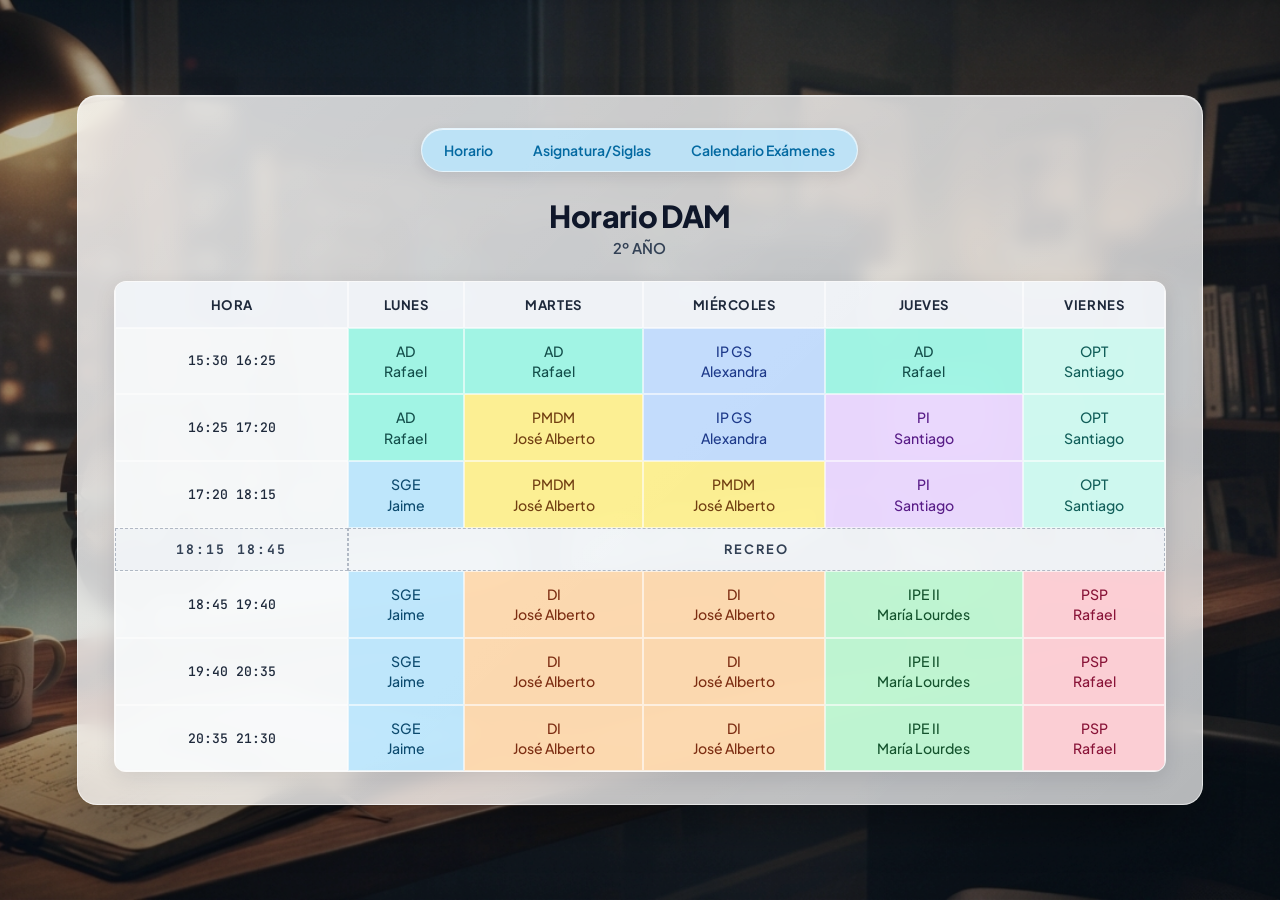
<file: index.html>
<!DOCTYPE html>
<html lang="es">
    <head>
        <meta charset="UTF-8">
        <meta name="viewport" content="width=device-width, initial-scale=1.0">
        <title>Horario 2º DAM</title>
        <link rel="icon" type="image/png" href="src/img/iconoPestanana.png">
        <link rel="stylesheet" href="src/css/styles.css">
    </head>
    <body>

        <div class="horario-container">
            <header>
                <nav>
                    <ul>
                        <li><a href="index.html">Horario</a></li>
                        <li><a href="src/asignaturas.html">Asignatura/Siglas</a></li>
                        <li><a href="src/examenes.html">Calendario Exámenes</a></li>
                    </ul>
                </nav>
            </header>

            <h1>Horario DAM</h1>
            <p class="subtitle">2º AÑO </p>

            <!-- Horario Completo -->
            <table class="horario-table">
                <thead>
                    <tr>
                        <th>Hora</th>
                        <th>Lunes</th>
                        <th>Martes</th>
                        <th>Miércoles</th>
                        <th>Jueves</th>
                        <th>Viernes</th>
                    </tr>
                </thead>
                <tbody>
                    <tr>
                        <td class="time-slot">15:30 16:25</td>
    <!-- Lunes -->      <td class="AD">AD<br>Rafael</td>
    <!-- Martes -->     <td class="AD">AD<br>Rafael</td>
    <!-- Miercoles -->  <td class="IPGS">IP GS <br> Alexandra</td>
    <!-- Jueves -->     <td class="AD">AD<br>Rafael</td>
    <!-- Viernes -->    <td class="OPT">OPT <br> Santiago</td>
                    </tr>
                    <tr>
                        <td class="time-slot">16:25 17:20</td>
    <!-- Lunes -->      <td class="AD">AD<br>Rafael</td>
    <!-- Martes -->     <td class="PMDM">PMDM <br> José Alberto</td>
    <!-- Miercoles -->  <td class="IPGS">IP GS <br> Alexandra</td>
    <!-- Jueves -->     <td class="PI">PI <br> Santiago</td>
    <!-- Viernes -->    <td class="OPT">OPT <br> Santiago</td>
                    </tr>
                    <tr>
                        <td class="time-slot">17:20 18:15</td>
    <!-- Lunes -->      <td class="SGE">SGE<br>Jaime</td>
    <!-- Martes -->     <td class="PMDM">PMDM <br> José Alberto</td>
    <!-- Miercoles -->  <td class="PMDM">PMDM <br> José Alberto</td>
    <!-- Jueves -->     <td class="PI">PI <br> Santiago</td>
    <!-- Viernes -->    <td class="OPT">OPT <br> Santiago</td>
                    </tr>

                    <!-- Fila de recreo -->
                    <tr class="recreo-row">
                        <td class="time-slot">18:15 18:45</td>
                        <td colspan="5">RECREO</td>
                    </tr>

                    <tr>
                        <td class="time-slot">18:45 19:40</td>
    <!-- Lunes -->      <td class="SGE">SGE<br>Jaime</td>
    <!-- Martes -->     <td class="DI">DI <br> José Alberto</td>
    <!-- Miercoles -->  <td class="DI">DI <br> José Alberto</td>
    <!-- Jueves -->     <td class="IPE-II">IPE II <br> María Lourdes</td>
    <!-- Viernes -->    <td class="PSP">PSP<br>Rafael</td>
                    </tr>
                    <tr>
                        <td class="time-slot">19:40 20:35</td>
    <!-- Lunes -->      <td class="SGE">SGE<br>Jaime</td>
    <!-- Martes -->     <td class="DI">DI <br> José Alberto</td>
    <!-- Miercoles -->  <td class="DI">DI <br> José Alberto</td>
    <!-- Jueves -->     <td class="IPE-II">IPE II <br> María Lourdes</td>
    <!-- Viernes -->    <td class="PSP">PSP<br>Rafael</td>
                    </tr>

                    <tr>
                        <td class="time-slot">20:35 21:30</td>
    <!-- Lunes -->      <td class="SGE">SGE<br>Jaime</td>
    <!-- Martes -->     <td class="DI">DI <br> José Alberto</td>
    <!-- Miercoles -->  <td class="DI">DI <br> José Alberto</td>
    <!-- Jueves -->     <td class="IPE-II">IPE II <br> María Lourdes</td>
    <!-- Viernes -->    <td class="PSP">PSP<br>Rafael</td>
                    </tr>
                </tbody>
            </table>

            <!-- Contenedor de la vista móvil. -->
            <div id="horario-movil" class="horario-movil"></div>

        </div>

        <script src="src/js/script.js"></script>

    </body>
</html>
</file>
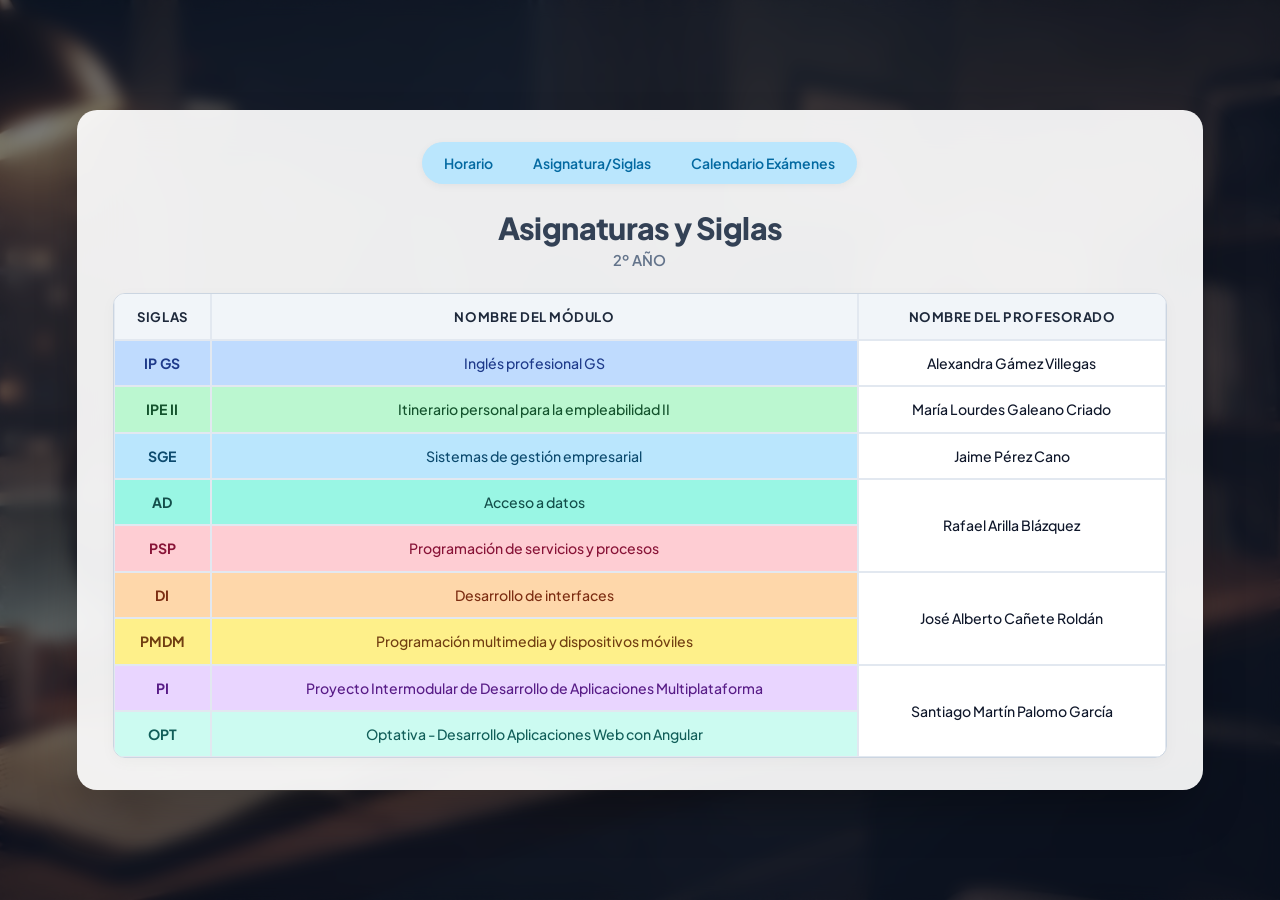
<file: asignaturas.html>
<!DOCTYPE html>
<html lang="es">
    <head>
        <meta charset="UTF-8">
        <meta name="viewport" content="width=device-width, initial-scale=1.0">
        <title>Horario 2º DAM</title>
        <link rel="stylesheet" href="styles.css">
    </head>
    <body>

        <div class="horario-container">
            <header>
                <nav>
                    <ul>
                        <li><a href="index.html">Horario</a></li>
                        <li><a href="asignaturas.html">Asignatura/Siglas</a></li>
                        <li><a href="examenes.html">Calendario Exámenes</a></li>
                    </ul>
                </nav>
            </header>

            
            <!-- Estructura del Popup (fuera de la tabla) -->
            <div id="overlay" class="overlay" onclick="cerrarPopup()">
                <div class="popup" onclick="event.stopPropagation()">
                    <span class="cerrar" onclick="cerrarPopup()">&times;</span>
                    <h2 id="popup-titulo"></h2>
                    <p id="popup-profesor" class="popup-profesor"></p>
                    <div id="popup-examenes"></div>
                </div>
            </div>
            
            <h1 class="siglas-titulo">Asignaturas y Siglas</h1>
            <p class="subtitle">2º AÑO </p>

            <table class="siglas-table">
                <thead>
                    <tr>
                        <th>Siglas</th>
                        <th>Nombre del Módulo</th>
                        <th>Nombre del Profesorado</th>
                    </tr>
                </thead>
                <tbody>
                    <tr>
                        <td class="IPGS"><strong>IP GS</strong></td>
                        <td class="IPGS" onclick="abrirPopup('IPGS')">Inglés profesional GS</td>
                        <td>Alexandra Gámez Villegas</td>
                    </tr>
                    <tr>
                        <td class="IPE-II"><strong>IPE II</strong></td>
                        <td class="IPE-II" onclick="abrirPopup('IPE-II')">Itinerario personal para la empleabilidad II</td>
                        <td>María Lourdes Galeano Criado</td>
                    </tr>
                    <tr>
                        <td class="SGE"><strong>SGE</strong></td>
                        <td class="SGE" onclick="abrirPopup('SGE')">Sistemas de gestión empresarial</td>
                        <td>Jaime Pérez Cano</td>
                    </tr>
                    <tr>
                        <td class="AD"><strong>AD</strong></td>
                        <td class="AD" onclick="abrirPopup('AD')">Acceso a datos</td>
                        <td rowspan="2">Rafael Arilla Blázquez</td>
                    </tr>
                    <tr>
                        <td class="PSP"><strong>PSP</strong></td>
                        <td class="PSP" onclick="abrirPopup('PSP')">Programación de servicios y procesos</td>
                    </tr>
                    <tr>
                        <td class="DI"><strong>DI</strong></td>
                        <td class="DI" onclick="abrirPopup('DI')">Desarrollo de interfaces</td>
                        <td rowspan="2">José Alberto Cañete Roldán</td>
                    </tr>
                    <tr>
                        <td class="PMDM"><strong>PMDM</strong></td>
                        <td class="PMDM" onclick="abrirPopup('PMDM')">Programación multimedia y dispositivos móviles</td>
                    </tr>
                    <tr>
                        <td class="PI"><strong>PI</strong></td>
                        <td class="PI" onclick="abrirPopup('PI')">Proyecto Intermodular de Desarrollo de Aplicaciones Multiplataforma</td>
                        <td rowspan="2">Santiago Martín Palomo García</td>
                    </tr>
                    <tr>
                        <td class="OPT"><strong>OPT</strong></td>
                        <td class="OPT" onclick="abrirPopup('OPT')">Optativa - Desarrollo Aplicaciones Web con Angular</td>
                    </tr>
                </tbody>
            </table>

        </div>

        <script src="script.js"></script>

    </body>
</html>
</file>
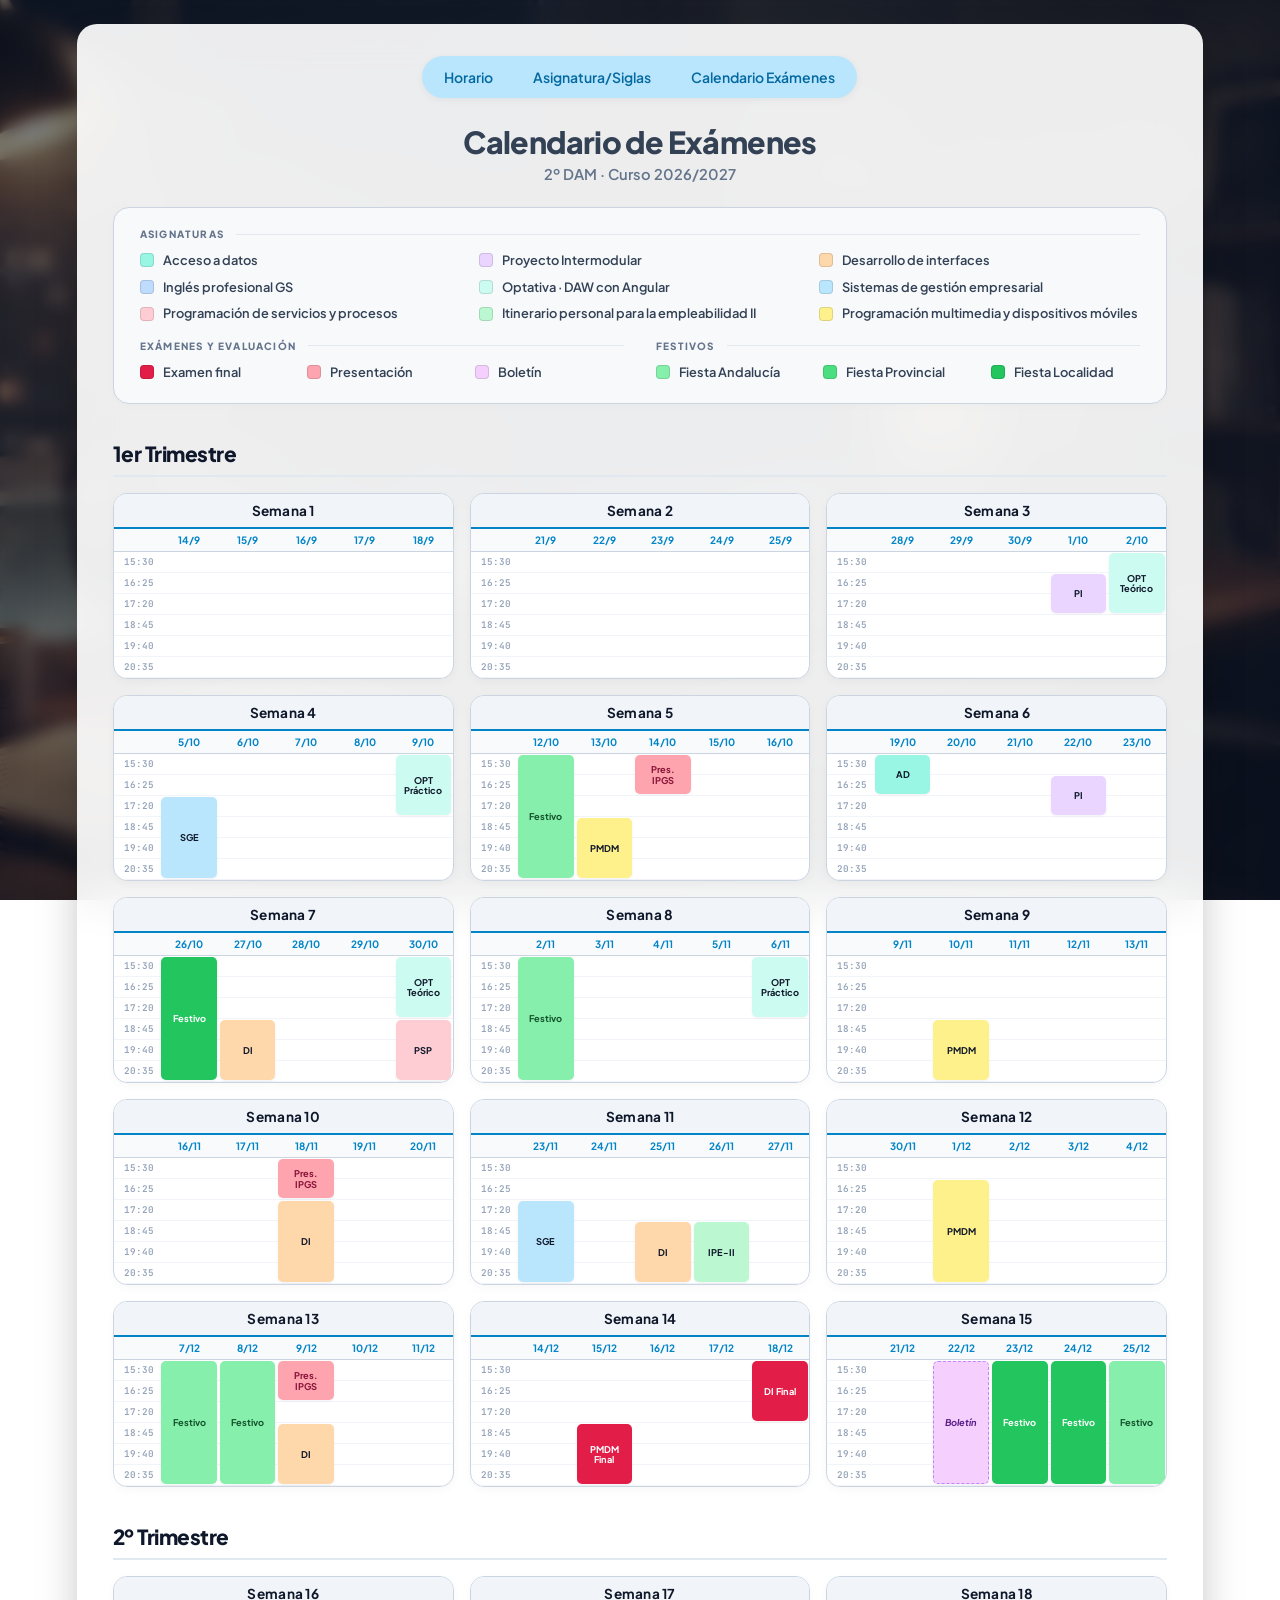
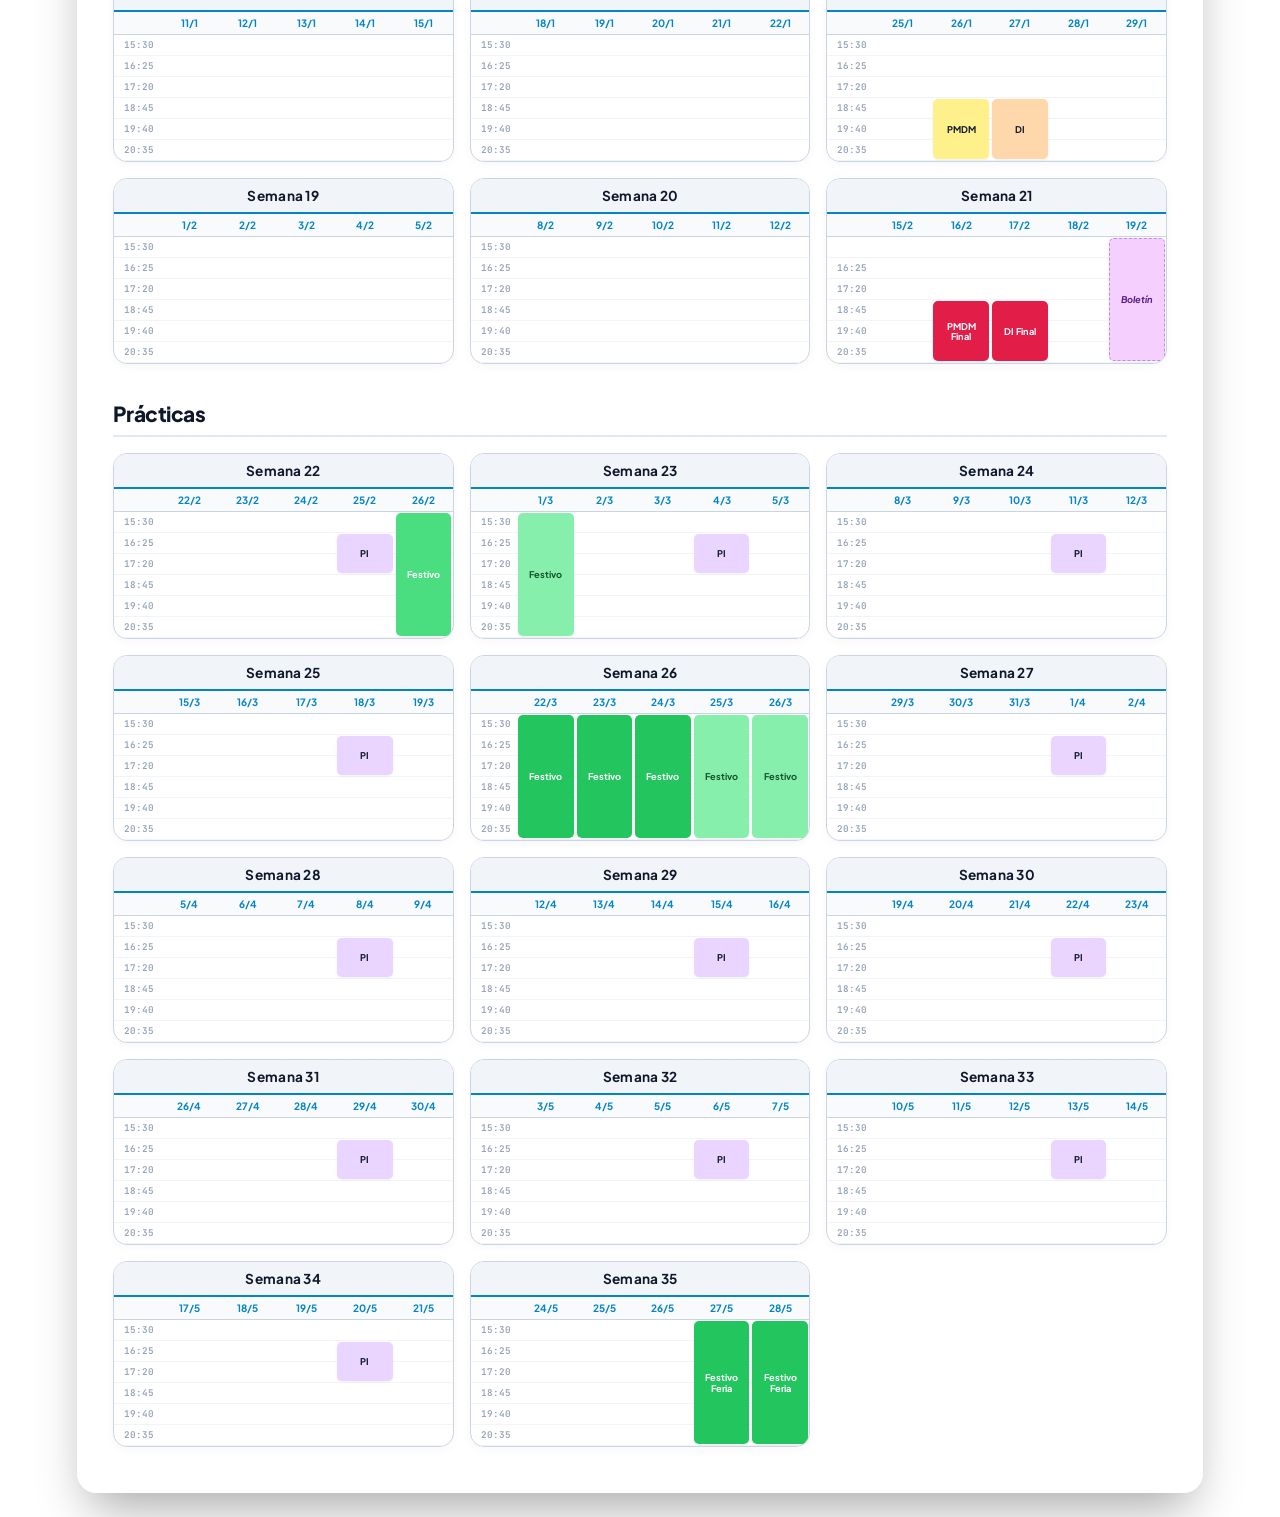
<file: examenes.html>
<!DOCTYPE html>
<html lang="es">
    <head>
        <meta charset="UTF-8">
        <meta name="viewport" content="width=device-width, initial-scale=1.0">
        <title>Calendario de Exámenes - 2º DAM</title>
        <link rel="stylesheet" href="styles.css">
    </head>
    <body>

        <div class="horario-container">
            <header>
                <nav>
                    <ul>
                        <li><a href="index.html">Horario</a></li>
                        <li><a href="asignaturas.html">Asignatura/Siglas</a></li>
                        <li><a href="examenes.html">Calendario Exámenes</a></li>
                    </ul>
                </nav>
            </header>

            <!-- Popup de un examen: al pulsar un bloque del calendario se
                 abre esto, con solo el profesor/a y el tema de ESE examen
                 (ver abrirPopupExamen() en script.js). -->
            <div id="overlay-examen" class="overlay" onclick="cerrarPopupExamen()">
                <div class="popup" onclick="event.stopPropagation()">
                    <span class="cerrar" onclick="cerrarPopupExamen()">&times;</span>
                    <h2 id="popup-examen-titulo"></h2>
                    <p id="popup-examen-profesor" class="popup-profesor"></p>
                    <p id="popup-examen-tema" class="popup-examen-tema"></p>
                </div>
            </div>

            <h1>Calendario de Exámenes</h1>
            <p class="subtitle">2º DAM · Curso 2026/2027</p>

            <!-- Leyenda de colores (agrupada: asignaturas 3x3, y debajo exámenes / festivos) -->
            <div class="leyenda">
                <div class="leyenda-grupo ancho">
                    <div class="leyenda-titulo">Asignaturas</div>
                    <div class="leyenda-items">
                        <span class="leyenda-item"><span class="leyenda-color" style="background-color:var(--AD)"></span>Acceso a datos</span>                                   <!-- 1º Columna -->
                        <span class="leyenda-item"><span class="leyenda-color" style="background-color:var(--IPGS)"></span>Inglés profesional GS</span>                          <!-- 2º Columna -->
                        <span class="leyenda-item"><span class="leyenda-color" style="background-color:var(--PSP)"></span>Programación de servicios y procesos</span>            <!-- 3º Columna -->
                        <span class="leyenda-item"><span class="leyenda-color" style="background-color:var(--PI)"></span>Proyecto Intermodular</span>                            <!-- 1º Columna -->
                        <span class="leyenda-item"><span class="leyenda-color" style="background-color:var(--OPT)"></span>Optativa · DAW con Angular</span>                      <!-- 2º Columna -->
                        <span class="leyenda-item"><span class="leyenda-color" style="background-color:var(--IPE-II)"></span>Itinerario personal para la empleabilidad II</span> <!-- 3º Columna -->
                        <span class="leyenda-item"><span class="leyenda-color" style="background-color:var(--DI)"></span>Desarrollo de interfaces</span>                         <!-- 1º Columna -->
                        <span class="leyenda-item"><span class="leyenda-color" style="background-color:var(--SGE)"></span>Sistemas de gestión empresarial</span>                 <!-- 2º Columna -->
                        <span class="leyenda-item"><span class="leyenda-color" style="background-color:var(--PMDM)"></span>Programación multimedia y dispositivos móviles</span> <!-- 3º Columna -->
                    </div>
                </div>
                <div class="leyenda-grupo">
                    <div class="leyenda-titulo">Exámenes y evaluación</div>
                    <div class="leyenda-items">
                        <span class="leyenda-item"><span class="leyenda-color" style="background-color:#e11d48"></span>Examen final</span>
                        <span class="leyenda-item"><span class="leyenda-color" style="background-color:#fda4af"></span>Presentación</span>
                        <span class="leyenda-item"><span class="leyenda-color" style="background-color:var(--Boletin)"></span>Boletín</span>
                    </div>
                </div>
                <div class="leyenda-grupo">
                    <div class="leyenda-titulo">Festivos</div>
                    <div class="leyenda-items">
                        <span class="leyenda-item"><span class="leyenda-color" style="background-color:var(--FiestaAndalucia)"></span>Fiesta Andalucía</span>
                        <span class="leyenda-item"><span class="leyenda-color" style="background-color:var(--FiestaProvincial)"></span>Fiesta Provincial</span>
                        <span class="leyenda-item"><span class="leyenda-color" style="background-color:var(--FiestaLocalidad)"></span>Fiesta Localidad</span>
                    </div>
                </div>
            </div>

            <div class="examenes-calendario">
                <h2 class="trimestre-titulo">1er Trimestre</h2>
                <div class="semanas-grid">
                    <div class="semana-bloque">
                        <div class="semana-titulo">Semana 1</div>
                        <div class="semana-fechas">
                            <span></span><span>14/9</span><span>15/9</span><span>16/9</span><span>17/9</span><span>18/9</span>
                        </div>
                        <div class="semana-cuerpo">
                            <div class="hora-label" style="grid-row:1">15:30</div>
                            <div class="hora-label" style="grid-row:2">16:25</div>
                            <div class="hora-label" style="grid-row:3">17:20</div>
                            <div class="hora-label" style="grid-row:4">18:45</div>
                            <div class="hora-label" style="grid-row:5">19:40</div>
                            <div class="hora-label" style="grid-row:6">20:35</div>
                        </div>
                    </div>

                    <div class="semana-bloque">
                        <div class="semana-titulo">Semana 2</div>
                        <div class="semana-fechas">
                            <span></span><span>21/9</span><span>22/9</span><span>23/9</span><span>24/9</span><span>25/9</span>
                        </div>
                        <div class="semana-cuerpo">
                            <div class="hora-label" style="grid-row:1">15:30</div>
                            <div class="hora-label" style="grid-row:2">16:25</div>
                            <div class="hora-label" style="grid-row:3">17:20</div>
                            <div class="hora-label" style="grid-row:4">18:45</div>
                            <div class="hora-label" style="grid-row:5">19:40</div>
                            <div class="hora-label" style="grid-row:6">20:35</div>
                        </div>
                    </div>

                    <div class="semana-bloque">
                        <div class="semana-titulo">Semana 3</div>
                        <div class="semana-fechas">
                            <span></span><span>28/9</span><span>29/9</span><span>30/9</span><span>1/10</span><span>2/10</span>
                        </div>
                        <div class="semana-cuerpo">
                            <div class="hora-label" style="grid-row:1">15:30</div>
                            <div class="hora-label" style="grid-row:2">16:25</div>
                            <div class="hora-label" style="grid-row:3">17:20</div>
                            <div class="hora-label" style="grid-row:4">18:45</div>
                            <div class="hora-label" style="grid-row:5">19:40</div>
                            <div class="hora-label" style="grid-row:6">20:35</div>
                            <div class="examen-bloque PI" style="grid-column:5; grid-row:2 / span 2;" onclick="abrirPopupExamen('PI', 'Tema 1 - ¿Qué es un Proyecto?')">PI</div>
                            <div class="examen-bloque OPT" style="grid-column:6; grid-row:1 / span 3;" onclick="abrirPopupExamen('OPT', 'Tema 1 - Introducción a TypeScript y Primeros Pasos')">OPT Teórico</div>
                        </div>
                    </div>


                    <div class="semana-bloque">
                        <div class="semana-titulo">Semana 4</div>
                        <div class="semana-fechas">
                            <span></span><span>5/10</span><span>6/10</span><span>7/10</span><span>8/10</span><span>9/10</span>
                        </div>
                        <div class="semana-cuerpo">
                            <div class="hora-label" style="grid-row:1">15:30</div>
                            <div class="hora-label" style="grid-row:2">16:25</div>
                            <div class="hora-label" style="grid-row:3">17:20</div>
                            <div class="hora-label" style="grid-row:4">18:45</div>
                            <div class="hora-label" style="grid-row:5">19:40</div>
                            <div class="hora-label" style="grid-row:6">20:35</div>
                            <div class="examen-bloque SGE" style="grid-column:2; grid-row:3 / span 4;" onclick="abrirPopupExamen('SGE', 'Tema 1 - ERP, CRM y BI')">SGE</div>
                            <div class="examen-bloque OPT" style="grid-column:6; grid-row:1 / span 3;" onclick="abrirPopupExamen('OPT', 'Tema 1 - Introducción a TypeScript y Primeros Pasos')">OPT Práctico</div>

                        </div>
                    </div>

                    <div class="semana-bloque">
                        <div class="semana-titulo">Semana 5</div>
                        <div class="semana-fechas">
                            <span></span><span>12/10</span><span>13/10</span><span>14/10</span><span>15/10</span><span>16/10</span>
                        </div>
                        <div class="semana-cuerpo">
                            <div class="hora-label" style="grid-row:1">15:30</div>
                            <div class="hora-label" style="grid-row:2">16:25</div>
                            <div class="hora-label" style="grid-row:3">17:20</div>
                            <div class="hora-label" style="grid-row:4">18:45</div>
                            <div class="hora-label" style="grid-row:5">19:40</div>
                            <div class="hora-label" style="grid-row:6">20:35</div>
                            <div class="festivo-bloque FEST-AND" style="grid-column:2; grid-row:1 / span 6;" onclick="abrirPopupExamen('FiestaAndalucia', 'Día de la Hispanidad')">Festivo</div>
                            <div class="examen-bloque PMDM" style="grid-column:3; grid-row:4 / span 5;" onclick="abrirPopupExamen('PMDM', ' Tema 1 - Tecnologías móviles')">PMDM</div>
                            <div class="examen-bloque presentacion" style="grid-column:4; grid-row:1 / span 2;" onclick="abrirPopupExamen('IPGS', 'Presentación')">Pres. IPGS</div>
                        </div>
                    </div>

                    <div class="semana-bloque">
                        <div class="semana-titulo">Semana 6</div>
                        <div class="semana-fechas">
                            <span></span><span>19/10</span><span>20/10</span><span>21/10</span><span>22/10</span><span>23/10</span>
                        </div>
                        <div class="semana-cuerpo">
                            <div class="hora-label" style="grid-row:1">15:30</div>
                            <div class="hora-label" style="grid-row:2">16:25</div>
                            <div class="hora-label" style="grid-row:3">17:20</div>
                            <div class="hora-label" style="grid-row:4">18:45</div>
                            <div class="hora-label" style="grid-row:5">19:40</div>
                            <div class="hora-label" style="grid-row:6">20:35</div>
                            <div class="examen-bloque AD" style="grid-column:2; grid-row:1 / span 2;" onclick="abrirPopupExamen('AD', 'Tema 1 - Persistencia y manejo de ficheros\nTema 2 - Acceso a bases de datos relacionales con JDBC')">AD</div>
                            <div class="examen-bloque PI" style="grid-column:5; grid-row:2 / span 2;" onclick="abrirPopupExamen('PI', 'Tema 2 - Gestión Clásica-Tradicional')">PI</div>
                            
                        </div>
                    </div>


                    <div class="semana-bloque">
                        <div class="semana-titulo">Semana 7</div>
                        <div class="semana-fechas">
                            <span></span><span>26/10</span><span>27/10</span><span>28/10</span><span>29/10</span><span>30/10</span>
                        </div>
                        <div class="semana-cuerpo">
                            <div class="hora-label" style="grid-row:1">15:30</div>
                            <div class="hora-label" style="grid-row:2">16:25</div>
                            <div class="hora-label" style="grid-row:3">17:20</div>
                            <div class="hora-label" style="grid-row:4">18:45</div>
                            <div class="hora-label" style="grid-row:5">19:40</div>
                            <div class="hora-label" style="grid-row:6">20:35</div>
                            <div class="festivo-bloque FEST-LOC" style="grid-column:2; grid-row:1 / span 6;" onclick="abrirPopupExamen('FiestaLocalidad', 'Fiesta Escolar')">Festivo</div>
                            <div class="examen-bloque DI" style="grid-column:3; grid-row:4 / span 4;" onclick="abrirPopupExamen('DI', 'Tema 1 - Interfaces con editores visuales')">DI</div>
                            <div class="examen-bloque OPT" style="grid-column:6; grid-row:1 / span 3;" onclick="abrirPopupExamen('OPT', 'Tema 2 - TypeScript orientado a objetos y tipado avanzado')">OPT Teórico</div>
                            <div class="examen-bloque PSP" style="grid-column:6; grid-row:4 / span 3;" onclick="abrirPopupExamen('PSP', 'Tema 1 - Programación Multiproceso\nTema 2 - Programación multihilo\nTema 3 - Comunicaciones en red')">PSP</div>
                            
                        </div>
                    </div>

                    <div class="semana-bloque">
                        <div class="semana-titulo">Semana 8</div>
                        <div class="semana-fechas">
                            <span></span><span>2/11</span><span>3/11</span><span>4/11</span><span>5/11</span><span>6/11</span>
                        </div>
                        <div class="semana-cuerpo">
                            <div class="hora-label" style="grid-row:1">15:30</div>
                            <div class="hora-label" style="grid-row:2">16:25</div>
                            <div class="hora-label" style="grid-row:3">17:20</div>
                            <div class="hora-label" style="grid-row:4">18:45</div>
                            <div class="hora-label" style="grid-row:5">19:40</div>
                            <div class="hora-label" style="grid-row:6">20:35</div>
                            <div class="festivo-bloque FEST-AND" style="grid-column:2; grid-row:1 / span 6;" onclick="abrirPopupExamen('FiestaAndalucia', 'Lunes siguiente al día de Todos los Santos')">Festivo</div>
                            <div class="examen-bloque OPT" style="grid-column:6; grid-row:1 / span 3;" onclick="abrirPopupExamen('OPT', 'Tema 2 - TypeScript orientado a objetos y tipado avanzado')">OPT Práctico</div>
                        </div>
                    </div>

                    <div class="semana-bloque">
                        <div class="semana-titulo">Semana 9</div>
                        <div class="semana-fechas">
                            <span></span><span>9/11</span><span>10/11</span><span>11/11</span><span>12/11</span><span>13/11</span>
                        </div>
                        <div class="semana-cuerpo">
                            <div class="hora-label" style="grid-row:1">15:30</div>
                            <div class="hora-label" style="grid-row:2">16:25</div>
                            <div class="hora-label" style="grid-row:3">17:20</div>
                            <div class="hora-label" style="grid-row:4">18:45</div>
                            <div class="hora-label" style="grid-row:5">19:40</div>
                            <div class="hora-label" style="grid-row:6">20:35</div>
                            <div class="examen-bloque PMDM" style="grid-column:3; grid-row:4 / span 5;" onclick="abrirPopupExamen('PMDM', ' Tema 2 - Interfaz y eventos en Android')">PMDM</div>
                        </div>
                    </div>


                    <div class="semana-bloque">
                        <div class="semana-titulo">Semana 10</div>
                        <div class="semana-fechas">
                            <span></span><span>16/11</span><span>17/11</span><span>18/11</span><span>19/11</span><span>20/11</span>
                        </div>
                        <div class="semana-cuerpo">
                            <div class="hora-label" style="grid-row:1">15:30</div>
                            <div class="hora-label" style="grid-row:2">16:25</div>
                            <div class="hora-label" style="grid-row:3">17:20</div>
                            <div class="hora-label" style="grid-row:4">18:45</div>
                            <div class="hora-label" style="grid-row:5">19:40</div>
                            <div class="hora-label" style="grid-row:6">20:35</div>
                            <div class="examen-bloque presentacion" style="grid-column:4; grid-row:1 / span 2;" onclick="abrirPopupExamen('IPGS', 'Presentación')">Pres. IPGS</div>
                            <div class="examen-bloque DI" style="grid-column:4; grid-row:3 / span 4;" onclick="abrirPopupExamen('DI', ' Tema 2 - Interfaces basadas en XML')">DI</div>
                        </div>
                    </div>

                    <div class="semana-bloque">
                        <div class="semana-titulo">Semana 11</div>
                        <div class="semana-fechas">
                            <span></span><span>23/11</span><span>24/11</span><span>25/11</span><span>26/11</span><span>27/11</span>
                        </div>
                        <div class="semana-cuerpo">
                            <div class="hora-label" style="grid-row:1">15:30</div>
                            <div class="hora-label" style="grid-row:2">16:25</div>
                            <div class="hora-label" style="grid-row:3">17:20</div>
                            <div class="hora-label" style="grid-row:4">18:45</div>
                            <div class="hora-label" style="grid-row:5">19:40</div>
                            <div class="hora-label" style="grid-row:6">20:35</div>
                            <div class="examen-bloque SGE" style="grid-column:2; grid-row:3 / span 4;" onclick="abrirPopupExamen('SGE', 'Tema 2 - Implantación de Odoo 19 con Docker')">SGE</div>
                            <div class="examen-bloque DI" style="grid-column:4; grid-row:4 / span 3;" onclick="abrirPopupExamen('DI', ' Tema 2 - Interfaces basadas en XML')">DI</div>
                            <div class="examen-bloque IPE-II" style="grid-column:5; grid-row:4 / span 4;" onclick="abrirPopupExamen('IPE-II', 'Convalidada')">IPE-II</div>

                        </div>
                    </div>

                    <div class="semana-bloque">
                        <div class="semana-titulo">Semana 12</div>
                        <div class="semana-fechas">
                            <span></span><span>30/11</span><span>1/12</span><span>2/12</span><span>3/12</span><span>4/12</span>
                        </div>
                        <div class="semana-cuerpo">
                            <div class="hora-label" style="grid-row:1">15:30</div>
                            <div class="hora-label" style="grid-row:2">16:25</div>
                            <div class="hora-label" style="grid-row:3">17:20</div>
                            <div class="hora-label" style="grid-row:4">18:45</div>
                            <div class="hora-label" style="grid-row:5">19:40</div>
                            <div class="hora-label" style="grid-row:6">20:35</div>
                            <div class="examen-bloque PMDM" style="grid-column:3; grid-row:2 / span 5;" onclick="abrirPopupExamen('PMDM', ' Tema 3 - Persistencia de datos')">PMDM</div>
                        </div>
                    </div>


                    <div class="semana-bloque">
                        <div class="semana-titulo">Semana 13</div>
                        <div class="semana-fechas">
                            <span></span><span>7/12</span><span>8/12</span><span>9/12</span><span>10/12</span><span>11/12</span>
                        </div>
                        <div class="semana-cuerpo">
                            <div class="hora-label" style="grid-row:1">15:30</div>
                            <div class="hora-label" style="grid-row:2">16:25</div>
                            <div class="hora-label" style="grid-row:3">17:20</div>
                            <div class="hora-label" style="grid-row:4">18:45</div>
                            <div class="hora-label" style="grid-row:5">19:40</div>
                            <div class="hora-label" style="grid-row:6">20:35</div>
                            <div class="festivo-bloque FEST-AND" style="grid-column:2; grid-row:1 / span 6;" onclick="abrirPopupExamen('FiestaAndalucia', 'Lunes siguiente al día de la Constitución')">Festivo</div>
                            <div class="festivo-bloque FEST-AND" style="grid-column:3; grid-row:1 / span 6;" onclick="abrirPopupExamen('FiestaAndalucia', 'Día de la Inmaculada')">Festivo</div>
                            <div class="examen-bloque presentacion" style="grid-column:4; grid-row:1 / span 2;" onclick="abrirPopupExamen('IPGS', 'Presentación')">Pres. IPGS</div>
                            <div class="examen-bloque DI" style="grid-column:4; grid-row:4 / span 3;" onclick="abrirPopupExamen('DI', ' Tema 3 - Componentes visuales')">DI</div>
                        </div>
                    </div>

                    <div class="semana-bloque">
                        <div class="semana-titulo">Semana 14</div>
                        <div class="semana-fechas">
                            <span></span><span>14/12</span><span>15/12</span><span>16/12</span><span>17/12</span><span>18/12</span>
                        </div>
                        <div class="semana-cuerpo">
                            <div class="hora-label" style="grid-row:1">15:30</div>
                            <div class="hora-label" style="grid-row:2">16:25</div>
                            <div class="hora-label" style="grid-row:3">17:20</div>
                            <div class="hora-label" style="grid-row:4">18:45</div>
                            <div class="hora-label" style="grid-row:5">19:40</div>
                            <div class="hora-label" style="grid-row:6">20:35</div>
                            <div class="examen-bloque final" style="grid-column:3; grid-row:4 / span 3;" onclick="abrirPopupExamen('PMDM', 'Examen Final (Tema 1, 2 y 3)')">PMDM Final</div>
                            <div class="examen-bloque final" style="grid-column:6; grid-row:1 / span 3;" onclick="abrirPopupExamen('DI', 'Examen Final (Tema 1, 2 y 3)')">DI Final</div>
                        </div>
                    </div>

                    <div class="semana-bloque">
                        <div class="semana-titulo">Semana 15</div>
                        <div class="semana-fechas">
                            <span></span><span>21/12</span><span>22/12</span><span>23/12</span><span>24/12</span><span>25/12</span>
                        </div>
                        <div class="semana-cuerpo">
                            <div class="hora-label" style="grid-row:1">15:30</div>
                            <div class="hora-label" style="grid-row:2">16:25</div>
                            <div class="hora-label" style="grid-row:3">17:20</div>
                            <div class="hora-label" style="grid-row:4">18:45</div>
                            <div class="hora-label" style="grid-row:5">19:40</div>
                            <div class="hora-label" style="grid-row:6">20:35</div>
                            <div class="boletin-bloque" style="grid-column:3; grid-row:1 / span 6;" onclick="abrirPopupExamen('Boletin', 'Entrega del boletín')">Boletín</div>
                            <div class="festivo-bloque FEST-LOC" style="grid-column:4; grid-row:1 / span 6;" onclick="abrirPopupExamen('FiestaLocalidad', 'Vacaciones de Navidad provincial')">Festivo</div>
                            <div class="festivo-bloque FEST-LOC" style="grid-column:5; grid-row:1 / span 6;" onclick="abrirPopupExamen('FiestaLocalidad', 'Vacaciones de Navidad\nMi Cumpleaños')">Festivo</div>
                            <div class="festivo-bloque FEST-AND" style="grid-column:6; grid-row:1 / span 6;" onclick="abrirPopupExamen('FiestaAndalucia', 'Día de Navidad')">Festivo</div>
                        </div>
                    </div>
                </div>
                <h2 class="trimestre-titulo">2º Trimestre</h2>
                <div class="semanas-grid">
                    <div class="semana-bloque">
                        <div class="semana-titulo">Semana 16</div>
                        <div class="semana-fechas">
                            <span></span><span>11/1</span><span>12/1</span><span>13/1</span><span>14/1</span><span>15/1</span>
                        </div>
                        <div class="semana-cuerpo">
                            <div class="hora-label" style="grid-row:1">15:30</div>
                            <div class="hora-label" style="grid-row:2">16:25</div>
                            <div class="hora-label" style="grid-row:3">17:20</div>
                            <div class="hora-label" style="grid-row:4">18:45</div>
                            <div class="hora-label" style="grid-row:5">19:40</div>
                            <div class="hora-label" style="grid-row:6">20:35</div>
                        </div>
                    </div>

                    <div class="semana-bloque">
                        <div class="semana-titulo">Semana 17</div>
                        <div class="semana-fechas">
                            <span></span><span>18/1</span><span>19/1</span><span>20/1</span><span>21/1</span><span>22/1</span>
                        </div>
                        <div class="semana-cuerpo">
                            <div class="hora-label" style="grid-row:1">15:30</div>
                            <div class="hora-label" style="grid-row:2">16:25</div>
                            <div class="hora-label" style="grid-row:3">17:20</div>
                            <div class="hora-label" style="grid-row:4">18:45</div>
                            <div class="hora-label" style="grid-row:5">19:40</div>
                            <div class="hora-label" style="grid-row:6">20:35</div>
                        </div>
                    </div>

                    <div class="semana-bloque">
                        <div class="semana-titulo">Semana 18</div>
                        <div class="semana-fechas">
                            <span></span><span>25/1</span><span>26/1</span><span>27/1</span><span>28/1</span><span>29/1</span>
                        </div>
                        <div class="semana-cuerpo">
                            <div class="hora-label" style="grid-row:1">15:30</div>
                            <div class="hora-label" style="grid-row:2">16:25</div>
                            <div class="hora-label" style="grid-row:3">17:20</div>
                            <div class="hora-label" style="grid-row:4">18:45</div>
                            <div class="hora-label" style="grid-row:5">19:40</div>
                            <div class="hora-label" style="grid-row:6">20:35</div>
                            <div class="examen-bloque PMDM" style="grid-column:3; grid-row:4 / span 3;" onclick="abrirPopupExamen('PMDM', 'Tema 4 - Imagen y Audio en Android\nTema 5 - Geolocalización')">PMDM</div>
                            <div class="examen-bloque DI" style="grid-column:4; grid-row:4 / span 3;" onclick="abrirPopupExamen('DI', 'Tema 4 - Usabilidad de interfaces')">DI</div>
                        
                        </div>
                    </div>

                    <div class="semana-bloque">
                        <div class="semana-titulo">Semana 19</div>
                        <div class="semana-fechas">
                            <span></span><span>1/2</span><span>2/2</span><span>3/2</span><span>4/2</span><span>5/2</span>
                        </div>
                        <div class="semana-cuerpo">
                            <div class="hora-label" style="grid-row:1">15:30</div>
                            <div class="hora-label" style="grid-row:2">16:25</div>
                            <div class="hora-label" style="grid-row:3">17:20</div>
                            <div class="hora-label" style="grid-row:4">18:45</div>
                            <div class="hora-label" style="grid-row:5">19:40</div>
                            <div class="hora-label" style="grid-row:6">20:35</div>
                        </div>
                    </div>

                    <div class="semana-bloque">
                        <div class="semana-titulo">Semana 20</div>
                        <div class="semana-fechas">
                            <span></span><span>8/2</span><span>9/2</span><span>10/2</span><span>11/2</span><span>12/2</span>
                        </div>
                        <div class="semana-cuerpo">
                            <div class="hora-label" style="grid-row:1">15:30</div>
                            <div class="hora-label" style="grid-row:2">16:25</div>
                            <div class="hora-label" style="grid-row:3">17:20</div>
                            <div class="hora-label" style="grid-row:4">18:45</div>
                            <div class="hora-label" style="grid-row:5">19:40</div>
                            <div class="hora-label" style="grid-row:6">20:35</div>
                        </div>
                    </div>

                    <div class="semana-bloque">
                        <div class="semana-titulo">Semana 21</div>
                        <div class="semana-fechas">
                            <span></span><span>15/2</span><span>16/2</span><span>17/2</span><span>18/2</span><span>19/2</span>
                        </div>
                        <div class="semana-cuerpo">
                            <div class="hora-label" style="grid-row:2">16:25</div>
                            <div class="hora-label" style="grid-row:3">17:20</div>
                            <div class="hora-label" style="grid-row:4">18:45</div>
                            <div class="hora-label" style="grid-row:5">19:40</div>
                            <div class="hora-label" style="grid-row:6">20:35</div>
                            <div class="examen-bloque final" style="grid-column:3; grid-row:4 / span 3;" onclick="abrirPopupExamen('PMDM', 'Examen Tema 6 - Desarrollo de juegos con Unity y Final')">PMDM Final</div>
                            <div class="examen-bloque final" style="grid-column:4; grid-row:4 / span 3;" onclick="abrirPopupExamen('DI', 'Examen Tema 5 - Informes y Final')">DI Final</div>
                            <div class="boletin-bloque" style="grid-column:6; grid-row:1 / span 6;" onclick="abrirPopupExamen('Boletin', 'Entrega del boletín')">Boletín</div>
                        </div>
                    </div>

                </div>
                <h2 class="trimestre-titulo">Prácticas</h2>
                <div class="semanas-grid">
                    <div class="semana-bloque">
                        <div class="semana-titulo">Semana 22</div>
                        <div class="semana-fechas">
                            <span></span><span>22/2</span><span>23/2</span><span>24/2</span><span>25/2</span><span>26/2</span>
                        </div>
                        <div class="semana-cuerpo">
                            <div class="hora-label" style="grid-row:1">15:30</div>
                            <div class="hora-label" style="grid-row:2">16:25</div>
                            <div class="hora-label" style="grid-row:3">17:20</div>
                            <div class="hora-label" style="grid-row:4">18:45</div>
                            <div class="hora-label" style="grid-row:5">19:40</div>
                            <div class="hora-label" style="grid-row:6">20:35</div>
                            <div class="festivo-bloque FEST-PROV" style="grid-column:6; grid-row:1 / span 6;" onclick="abrirPopupExamen('FiestaProvincial', '26 de febrero')">Festivo</div>
                            <div class="examen-bloque PI" style="grid-column:5; grid-row:2 / span 2;" onclick="abrirPopupExamen('PI', 'Proyecto Intermodular')">PI</div>
                        </div>
                    </div>

                    <div class="semana-bloque">
                        <div class="semana-titulo">Semana 23</div>
                        <div class="semana-fechas">
                            <span></span><span>1/3</span><span>2/3</span><span>3/3</span><span>4/3</span><span>5/3</span>
                        </div>
                        <div class="semana-cuerpo">
                            <div class="hora-label" style="grid-row:1">15:30</div>
                            <div class="hora-label" style="grid-row:2">16:25</div>
                            <div class="hora-label" style="grid-row:3">17:20</div>
                            <div class="hora-label" style="grid-row:4">18:45</div>
                            <div class="hora-label" style="grid-row:5">19:40</div>
                            <div class="hora-label" style="grid-row:6">20:35</div>
                            <div class="festivo-bloque FEST-AND" style="grid-column:2; grid-row:1 / span 6;" onclick="abrirPopupExamen('FiestaAndalucia', 'Lunes siguiente al día de Andalucía')">Festivo</div>
                            <div class="examen-bloque PI" style="grid-column:5; grid-row:2 / span 2;" onclick="abrirPopupExamen('PI', 'Proyecto Intermodular')">PI</div>
                        </div>
                    </div>

                    <div class="semana-bloque">
                        <div class="semana-titulo">Semana 24</div>
                        <div class="semana-fechas">
                            <span></span><span>8/3</span><span>9/3</span><span>10/3</span><span>11/3</span><span>12/3</span>
                        </div>
                        <div class="semana-cuerpo">
                            <div class="hora-label" style="grid-row:1">15:30</div>
                            <div class="hora-label" style="grid-row:2">16:25</div>
                            <div class="hora-label" style="grid-row:3">17:20</div>
                            <div class="hora-label" style="grid-row:4">18:45</div>
                            <div class="hora-label" style="grid-row:5">19:40</div>
                            <div class="hora-label" style="grid-row:6">20:35</div>
                            <div class="examen-bloque PI" style="grid-column:5; grid-row:2 / span 2;" onclick="abrirPopupExamen('PI', 'Proyecto Intermodular')">PI</div>
                        </div>
                    </div>

                    <div class="semana-bloque">
                        <div class="semana-titulo">Semana 25</div>
                        <div class="semana-fechas">
                            <span></span><span>15/3</span><span>16/3</span><span>17/3</span><span>18/3</span><span>19/3</span>
                        </div>
                        <div class="semana-cuerpo">
                            <div class="hora-label" style="grid-row:1">15:30</div>
                            <div class="hora-label" style="grid-row:2">16:25</div>
                            <div class="hora-label" style="grid-row:3">17:20</div>
                            <div class="hora-label" style="grid-row:4">18:45</div>
                            <div class="hora-label" style="grid-row:5">19:40</div>
                            <div class="hora-label" style="grid-row:6">20:35</div>
                            <div class="examen-bloque PI" style="grid-column:5; grid-row:2 / span 2;" onclick="abrirPopupExamen('PI', 'Proyecto Intermodular')">PI</div>
                        </div>
                    </div>

                    <div class="semana-bloque">
                        <div class="semana-titulo">Semana 26</div>
                        <div class="semana-fechas">
                            <span></span><span>22/3</span><span>23/3</span><span>24/3</span><span>25/3</span><span>26/3</span>
                        </div>
                        <div class="semana-cuerpo">
                            <div class="hora-label" style="grid-row:1">15:30</div>
                            <div class="hora-label" style="grid-row:2">16:25</div>
                            <div class="hora-label" style="grid-row:3">17:20</div>
                            <div class="hora-label" style="grid-row:4">18:45</div>
                            <div class="hora-label" style="grid-row:5">19:40</div>
                            <div class="hora-label" style="grid-row:6">20:35</div>
                            <div class="festivo-bloque FEST-LOC" style="grid-column:2; grid-row:1 / span 6;" onclick="abrirPopupExamen('FiestaLocalidad', 'Vacaciones de Semana Santa')">Festivo</div>
                            <div class="festivo-bloque FEST-LOC" style="grid-column:3; grid-row:1 / span 6;" onclick="abrirPopupExamen('FiestaLocalidad', 'Vacaciones de Semana Santa')">Festivo</div>
                            <div class="festivo-bloque FEST-LOC" style="grid-column:4; grid-row:1 / span 6;" onclick="abrirPopupExamen('FiestaLocalidad', 'Vacaciones de Semana Santa')">Festivo</div>
                            <div class="festivo-bloque FEST-AND" style="grid-column:5; grid-row:1 / span 6;" onclick="abrirPopupExamen('FiestaAndalucia', 'Jueves Santo')">Festivo</div>
                            <div class="festivo-bloque FEST-AND" style="grid-column:6; grid-row:1 / span 6;" onclick="abrirPopupExamen('FiestaAndalucia', 'Viernes Santo')">Festivo</div>
                        </div>
                    </div>

                    <div class="semana-bloque">
                        <div class="semana-titulo">Semana 27</div>
                        <div class="semana-fechas">
                            <span></span><span>29/3</span><span>30/3</span><span>31/3</span><span>1/4</span><span>2/4</span>
                        </div>
                        <div class="semana-cuerpo">
                            <div class="hora-label" style="grid-row:1">15:30</div>
                            <div class="hora-label" style="grid-row:2">16:25</div>
                            <div class="hora-label" style="grid-row:3">17:20</div>
                            <div class="hora-label" style="grid-row:4">18:45</div>
                            <div class="hora-label" style="grid-row:5">19:40</div>
                            <div class="hora-label" style="grid-row:6">20:35</div>
                            <div class="examen-bloque PI" style="grid-column:5; grid-row:2 / span 2;" onclick="abrirPopupExamen('PI', 'Proyecto Intermodular')">PI</div>
                        </div>
                    </div>

                    <div class="semana-bloque">
                        <div class="semana-titulo">Semana 28</div>
                        <div class="semana-fechas">
                            <span></span><span>5/4</span><span>6/4</span><span>7/4</span><span>8/4</span><span>9/4</span>
                        </div>
                        <div class="semana-cuerpo">
                            <div class="hora-label" style="grid-row:1">15:30</div>
                            <div class="hora-label" style="grid-row:2">16:25</div>
                            <div class="hora-label" style="grid-row:3">17:20</div>
                            <div class="hora-label" style="grid-row:4">18:45</div>
                            <div class="hora-label" style="grid-row:5">19:40</div>
                            <div class="hora-label" style="grid-row:6">20:35</div>
                            <div class="examen-bloque PI" style="grid-column:5; grid-row:2 / span 2;" onclick="abrirPopupExamen('PI', 'Proyecto Intermodular')">PI</div>
                        </div>
                    </div>

                    <div class="semana-bloque">
                        <div class="semana-titulo">Semana 29</div>
                        <div class="semana-fechas">
                            <span></span><span>12/4</span><span>13/4</span><span>14/4</span><span>15/4</span><span>16/4</span>
                        </div>
                        <div class="semana-cuerpo">
                            <div class="hora-label" style="grid-row:1">15:30</div>
                            <div class="hora-label" style="grid-row:2">16:25</div>
                            <div class="hora-label" style="grid-row:3">17:20</div>
                            <div class="hora-label" style="grid-row:4">18:45</div>
                            <div class="hora-label" style="grid-row:5">19:40</div>
                            <div class="hora-label" style="grid-row:6">20:35</div>
                            <div class="examen-bloque PI" style="grid-column:5; grid-row:2 / span 2;" onclick="abrirPopupExamen('PI', 'Proyecto Intermodular')">PI</div>
                        </div>
                    </div>

                    <div class="semana-bloque">
                        <div class="semana-titulo">Semana 30</div>
                        <div class="semana-fechas">
                            <span></span><span>19/4</span><span>20/4</span><span>21/4</span><span>22/4</span><span>23/4</span>
                        </div>
                        <div class="semana-cuerpo">
                            <div class="hora-label" style="grid-row:1">15:30</div>
                            <div class="hora-label" style="grid-row:2">16:25</div>
                            <div class="hora-label" style="grid-row:3">17:20</div>
                            <div class="hora-label" style="grid-row:4">18:45</div>
                            <div class="hora-label" style="grid-row:5">19:40</div>
                            <div class="hora-label" style="grid-row:6">20:35</div>
                            <div class="examen-bloque PI" style="grid-column:5; grid-row:2 / span 2;" onclick="abrirPopupExamen('PI', 'Proyecto Intermodular')">PI</div>
                        </div>
                    </div>

                    <div class="semana-bloque">
                        <div class="semana-titulo">Semana 31</div>
                        <div class="semana-fechas">
                            <span></span><span>26/4</span><span>27/4</span><span>28/4</span><span>29/4</span><span>30/4</span>
                        </div>
                        <div class="semana-cuerpo">
                            <div class="hora-label" style="grid-row:1">15:30</div>
                            <div class="hora-label" style="grid-row:2">16:25</div>
                            <div class="hora-label" style="grid-row:3">17:20</div>
                            <div class="hora-label" style="grid-row:4">18:45</div>
                            <div class="hora-label" style="grid-row:5">19:40</div>
                            <div class="hora-label" style="grid-row:6">20:35</div>
                            <div class="examen-bloque PI" style="grid-column:5; grid-row:2 / span 2;" onclick="abrirPopupExamen('PI', 'Proyecto Intermodular')">PI</div>
                        </div>
                    </div>

                    <div class="semana-bloque">
                        <div class="semana-titulo">Semana 32</div>
                        <div class="semana-fechas">
                            <span></span><span>3/5</span><span>4/5</span><span>5/5</span><span>6/5</span><span>7/5</span>
                        </div>
                        <div class="semana-cuerpo">
                            <div class="hora-label" style="grid-row:1">15:30</div>
                            <div class="hora-label" style="grid-row:2">16:25</div>
                            <div class="hora-label" style="grid-row:3">17:20</div>
                            <div class="hora-label" style="grid-row:4">18:45</div>
                            <div class="hora-label" style="grid-row:5">19:40</div>
                            <div class="hora-label" style="grid-row:6">20:35</div>
                            <div class="examen-bloque PI" style="grid-column:5; grid-row:2 / span 2;" onclick="abrirPopupExamen('PI', 'Proyecto Intermodular')">PI</div>
                        </div>
                    </div>

                    <div class="semana-bloque">
                        <div class="semana-titulo">Semana 33</div>
                        <div class="semana-fechas">
                            <span></span><span>10/5</span><span>11/5</span><span>12/5</span><span>13/5</span><span>14/5</span>
                        </div>
                        <div class="semana-cuerpo">
                            <div class="hora-label" style="grid-row:1">15:30</div>
                            <div class="hora-label" style="grid-row:2">16:25</div>
                            <div class="hora-label" style="grid-row:3">17:20</div>
                            <div class="hora-label" style="grid-row:4">18:45</div>
                            <div class="hora-label" style="grid-row:5">19:40</div>
                            <div class="hora-label" style="grid-row:6">20:35</div>
                            <div class="examen-bloque PI" style="grid-column:5; grid-row:2 / span 2;" onclick="abrirPopupExamen('PI', 'Proyecto Intermodular')">PI</div>
                        </div>
                    </div>

                    <div class="semana-bloque">
                        <div class="semana-titulo">Semana 34</div>
                        <div class="semana-fechas">
                            <span></span><span>17/5</span><span>18/5</span><span>19/5</span><span>20/5</span><span>21/5</span>
                        </div>
                        <div class="semana-cuerpo">
                            <div class="hora-label" style="grid-row:1">15:30</div>
                            <div class="hora-label" style="grid-row:2">16:25</div>
                            <div class="hora-label" style="grid-row:3">17:20</div>
                            <div class="hora-label" style="grid-row:4">18:45</div>
                            <div class="hora-label" style="grid-row:5">19:40</div>
                            <div class="hora-label" style="grid-row:6">20:35</div>
                            <div class="examen-bloque PI" style="grid-column:5; grid-row:2 / span 2;" onclick="abrirPopupExamen('PI', 'Proyecto Intermodular')">PI</div>
                        </div>
                    </div>

                    <div class="semana-bloque">
                        <div class="semana-titulo">Semana 35</div>
                        <div class="semana-fechas">
                            <span></span><span>24/5</span><span>25/5</span><span>26/5</span><span>27/5</span><span>28/5</span>
                        </div>
                        <div class="semana-cuerpo">
                            <div class="hora-label" style="grid-row:1">15:30</div>
                            <div class="hora-label" style="grid-row:2">16:25</div>
                            <div class="hora-label" style="grid-row:3">17:20</div>
                            <div class="hora-label" style="grid-row:4">18:45</div>
                            <div class="hora-label" style="grid-row:5">19:40</div>
                            <div class="hora-label" style="grid-row:6">20:35</div>
                            <div class="festivo-bloque FEST-LOC" style="grid-column:5; grid-row:1 / span 6;" onclick="abrirPopupExamen('FiestaLocalidad', 'Fiesta Feria')">Festivo Feria</div>
                            <div class="festivo-bloque FEST-LOC" style="grid-column:6; grid-row:1 / span 6;" onclick="abrirPopupExamen('FiestaLocalidad', 'Fiesta Feria')">Festivo Feria</div>
                        </div>
                    </div>

                </div>
            </div>
        </div>

        <script src="script.js"></script>

    </body>
</html>
</file>
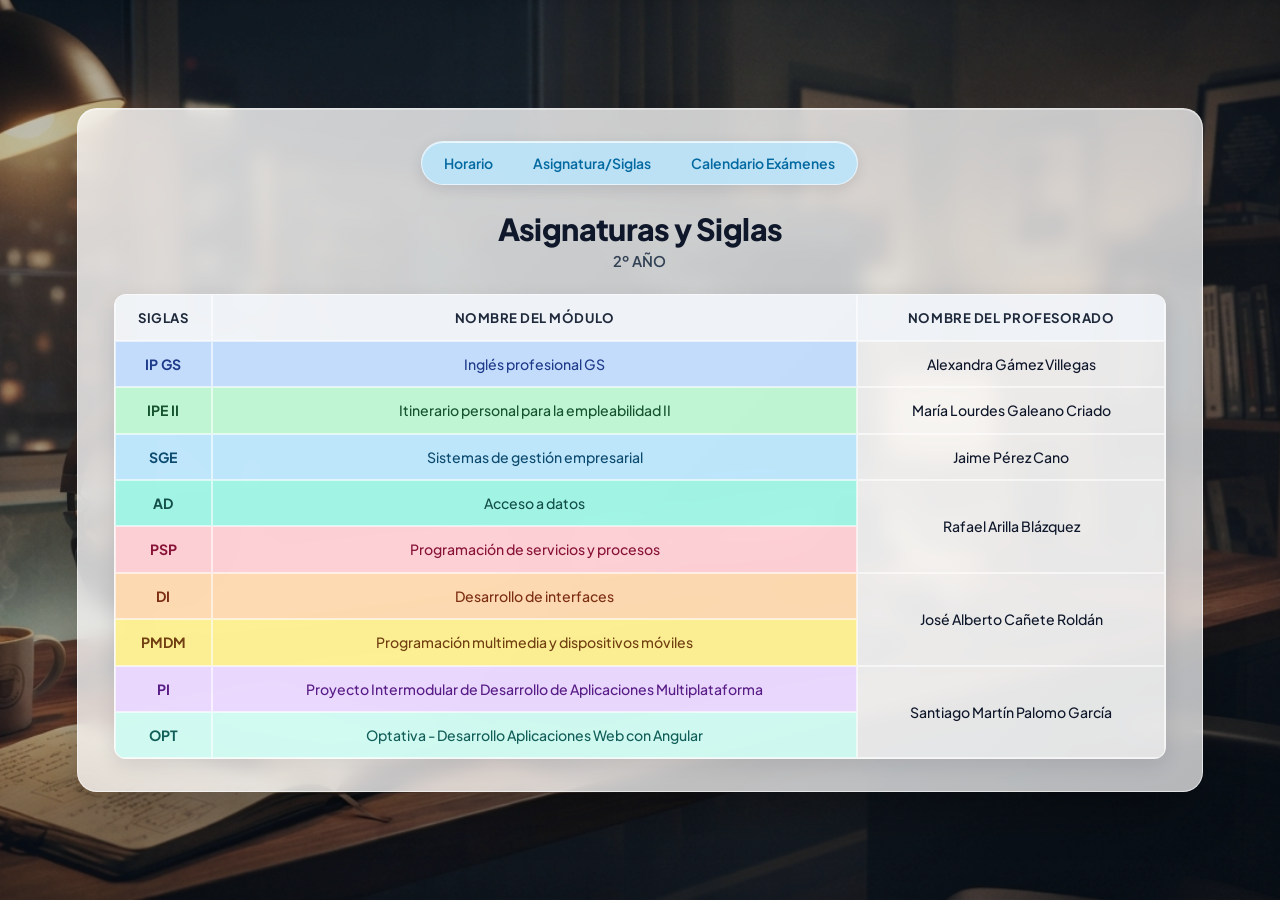
<file: src/asignaturas.html>
<!DOCTYPE html>
<html lang="es">
    <head>
        <meta charset="UTF-8">
        <meta name="viewport" content="width=device-width, initial-scale=1.0">
        <title>Asignaturas y Siglas</title>
        <link rel="icon" type="image/png" href="img/iconoPestanana.png">
        <link rel="stylesheet" href="css/styles.css">
    </head>
    <body>

        <div class="horario-container">
            <header>
                <nav>
                    <ul>
                        <li><a href="../index.html">Horario</a></li>
                        <li><a href="asignaturas.html">Asignatura/Siglas</a></li>
                        <li><a href="examenes.html">Calendario Exámenes</a></li>
                    </ul>
                </nav>
            </header>

            
            <!-- Estructura del Popup (fuera de la tabla) -->
            <div id="overlay" class="overlay" onclick="cerrarPopup()">
                <div class="popup" onclick="event.stopPropagation()">
                    <span class="cerrar" onclick="cerrarPopup()">&times;</span>
                    <h2 id="popup-titulo"></h2>
                    <p id="popup-profesor" class="popup-profesor"></p>
                    <div id="popup-examenes"></div>
                </div>
            </div>
            
            <h1 class="siglas-titulo">Asignaturas y Siglas</h1>
            <p class="subtitle">2º AÑO </p>

            <table class="siglas-table">
                <thead>
                    <tr>
                        <th>Siglas</th>
                        <th>Nombre del Módulo</th>
                        <th>Nombre del Profesorado</th>
                    </tr>
                </thead>
                <tbody>
                    <tr>
                        <td class="IPGS"><strong>IP GS</strong></td>
                        <td class="IPGS" onclick="abrirPopup('IPGS')">Inglés profesional GS</td>
                        <td>Alexandra Gámez Villegas</td>
                    </tr>
                    <tr>
                        <td class="IPE-II"><strong>IPE II</strong></td>
                        <td class="IPE-II" onclick="abrirPopup('IPE-II')">Itinerario personal para la empleabilidad II</td>
                        <td>María Lourdes Galeano Criado</td>
                    </tr>
                    <tr>
                        <td class="SGE"><strong>SGE</strong></td>
                        <td class="SGE" onclick="abrirPopup('SGE')">Sistemas de gestión empresarial</td>
                        <td>Jaime Pérez Cano</td>
                    </tr>
                    <tr>
                        <td class="AD"><strong>AD</strong></td>
                        <td class="AD" onclick="abrirPopup('AD')">Acceso a datos</td>
                        <td rowspan="2">Rafael Arilla Blázquez</td>
                    </tr>
                    <tr>
                        <td class="PSP"><strong>PSP</strong></td>
                        <td class="PSP" onclick="abrirPopup('PSP')">Programación de servicios y procesos</td>
                    </tr>
                    <tr>
                        <td class="DI"><strong>DI</strong></td>
                        <td class="DI" onclick="abrirPopup('DI')">Desarrollo de interfaces</td>
                        <td rowspan="2">José Alberto Cañete Roldán</td>
                    </tr>
                    <tr>
                        <td class="PMDM"><strong>PMDM</strong></td>
                        <td class="PMDM" onclick="abrirPopup('PMDM')">Programación multimedia y dispositivos móviles</td>
                    </tr>
                    <tr>
                        <td class="PI"><strong>PI</strong></td>
                        <td class="PI" onclick="abrirPopup('PI')">Proyecto Intermodular de Desarrollo de Aplicaciones Multiplataforma</td>
                        <td rowspan="2">Santiago Martín Palomo García</td>
                    </tr>
                    <tr>
                        <td class="OPT"><strong>OPT</strong></td>
                        <td class="OPT" onclick="abrirPopup('OPT')">Optativa - Desarrollo Aplicaciones Web con Angular</td>
                    </tr>
                </tbody>
            </table>

        </div>

        <script src="js/script.js"></script>

    </body>
</html>
</file>
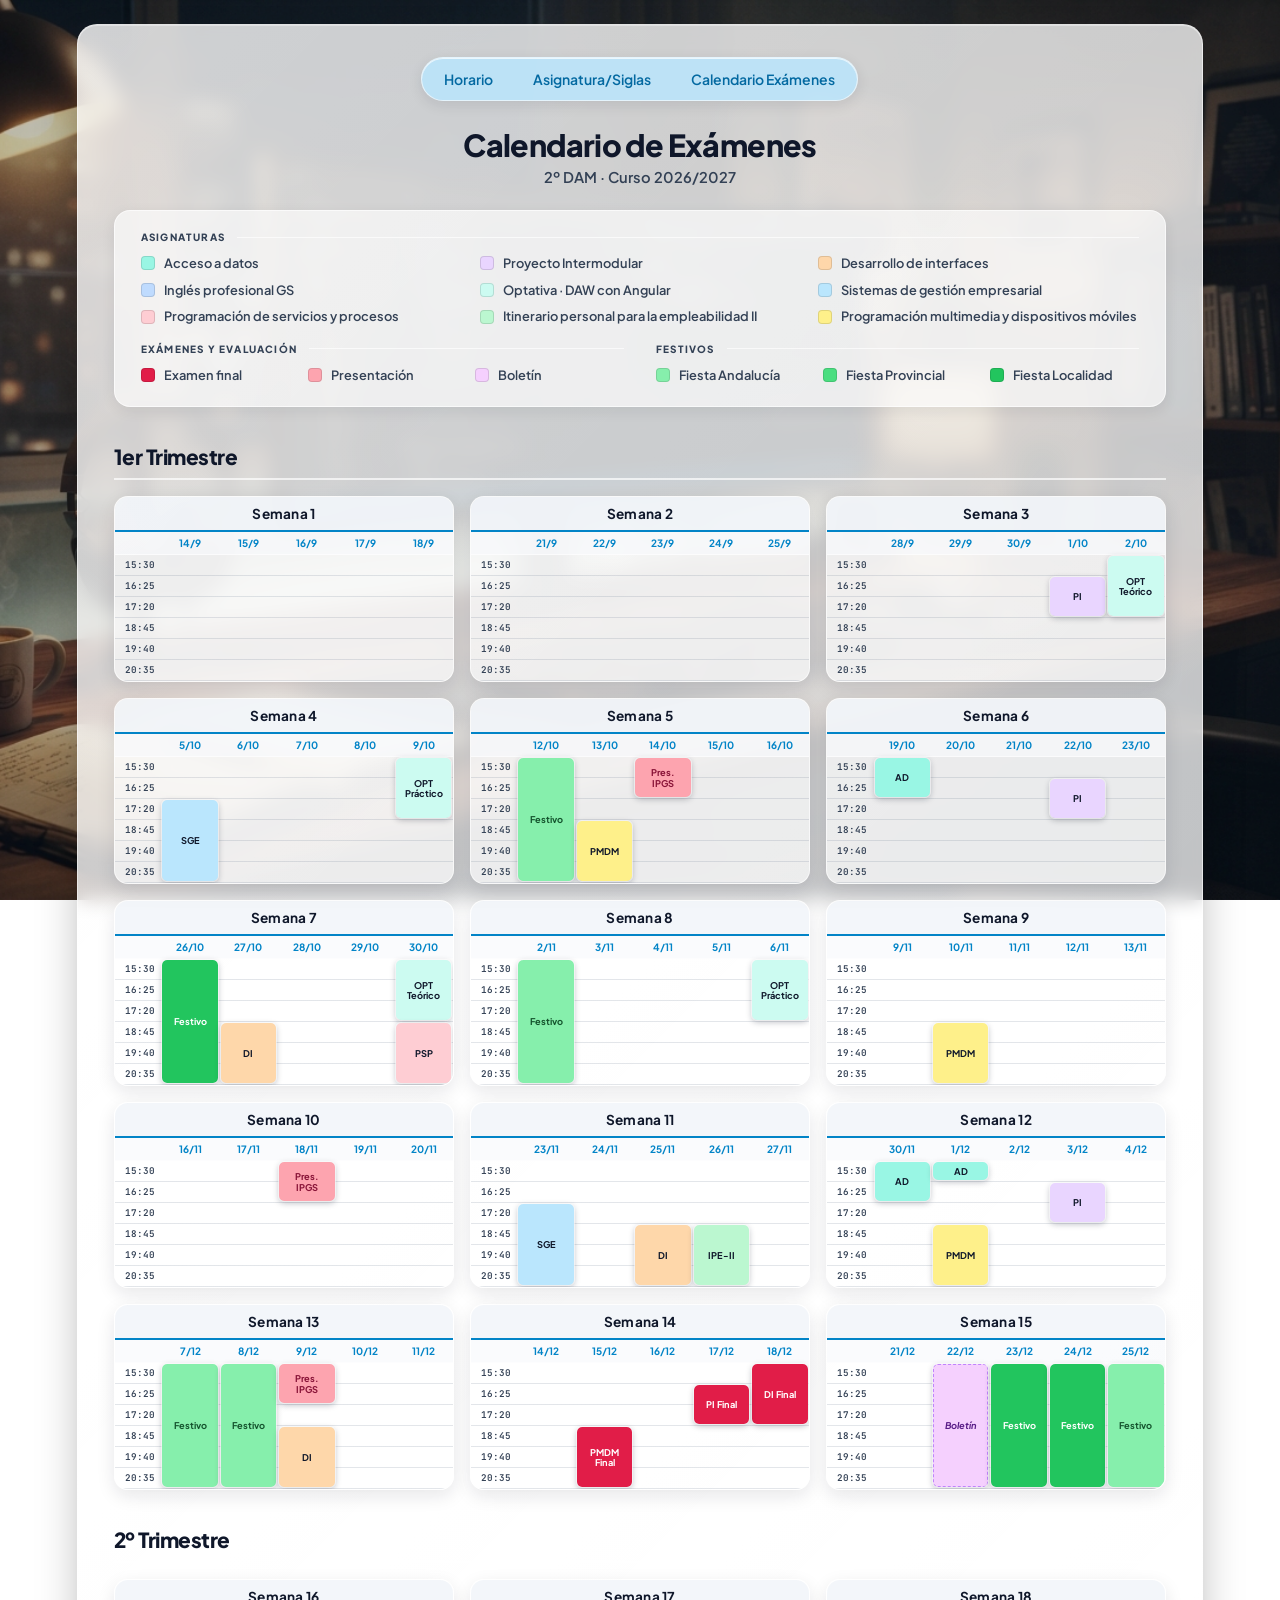
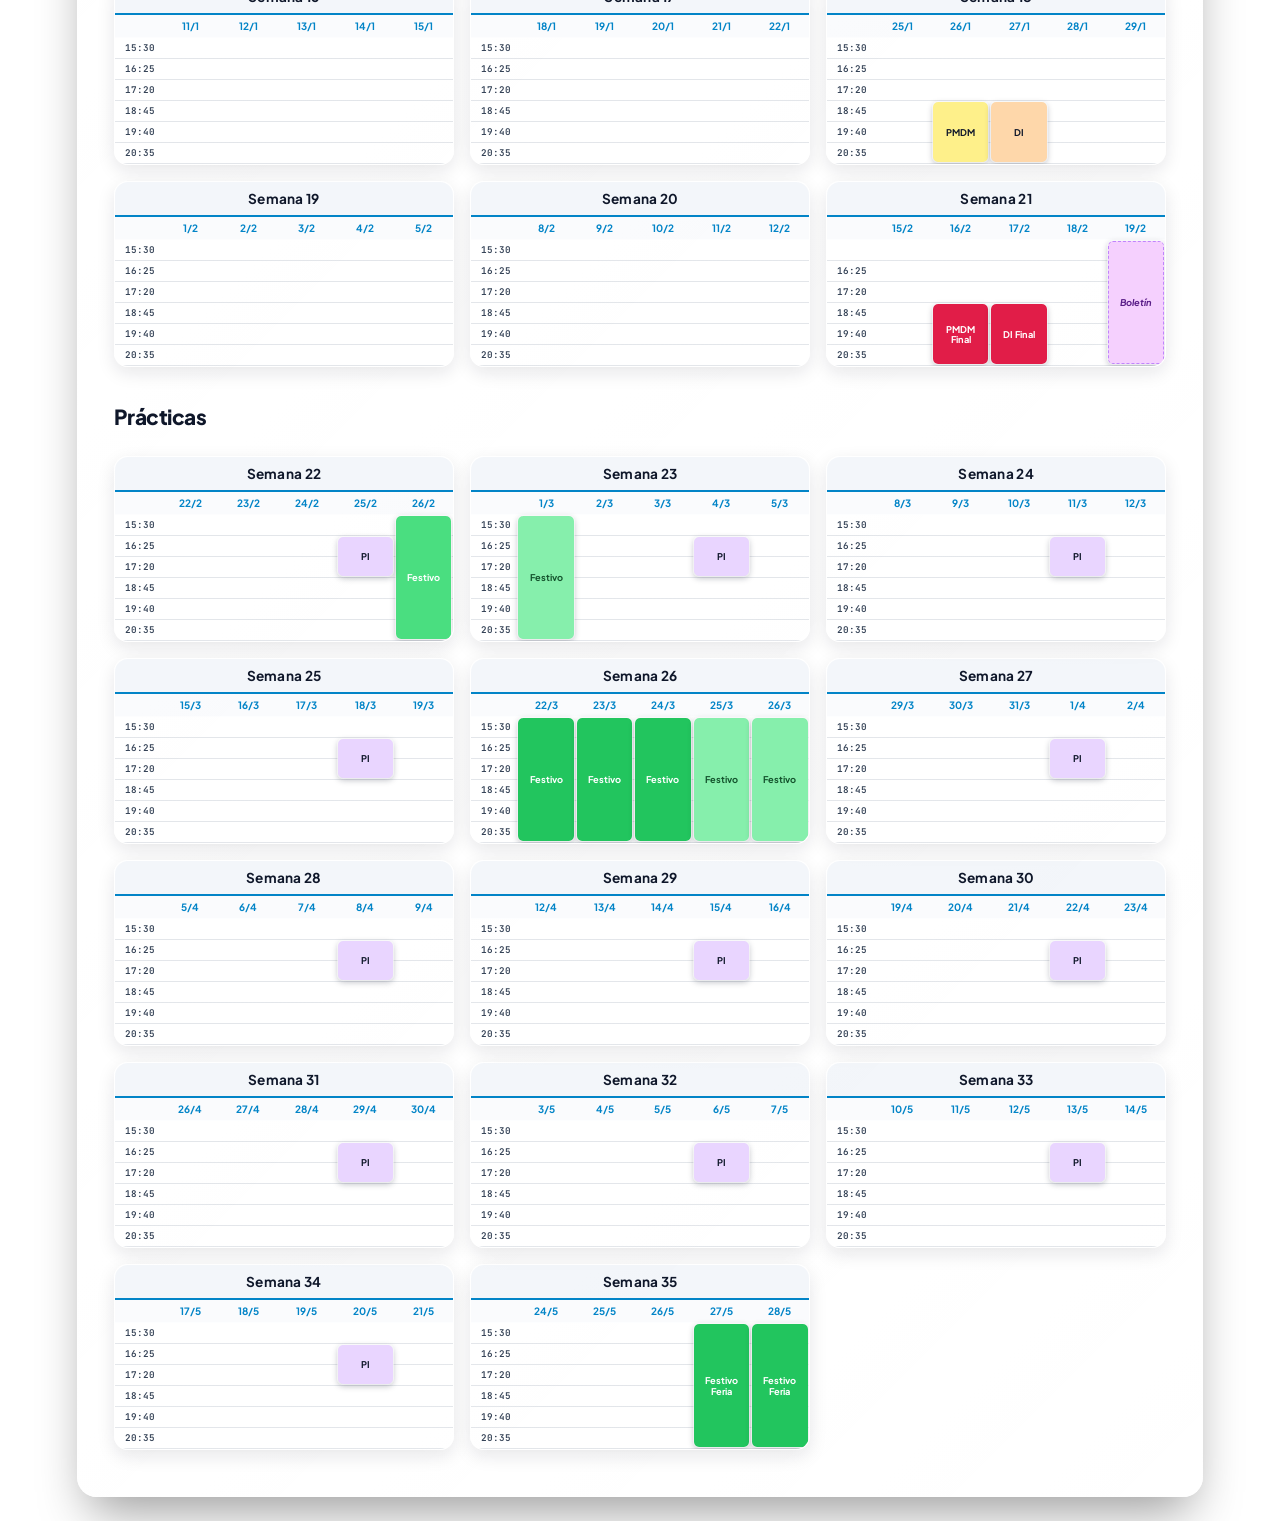
<file: src/examenes.html>
<!DOCTYPE html>
<html lang="es">
    <head>
        <meta charset="UTF-8">
        <meta name="viewport" content="width=device-width, initial-scale=1.0">
        <title>Calendario de Exámenes - 2º DAM</title>
        <link rel="icon" type="image/png" href="img/iconoPestanana.png">
        <link rel="stylesheet" href="css/styles.css">
    </head>
    <body>

        <div class="horario-container">
            <header>
                <nav>
                    <ul>
                        <li><a href="../index.html">Horario</a></li>
                        <li><a href="asignaturas.html">Asignatura/Siglas</a></li>
                        <li><a href="examenes.html">Calendario Exámenes</a></li>
                    </ul>
                </nav>
            </header>

            <!-- Popup de un examen: al pulsar un bloque del calendario se
                 abre esto, con solo el profesor/a y el tema de ESE examen
                 (ver abrirPopupExamen() en script.js). -->
            <div id="overlay-examen" class="overlay" onclick="cerrarPopupExamen()">
                <div class="popup" onclick="event.stopPropagation()">
                    <span class="cerrar" onclick="cerrarPopupExamen()">&times;</span>
                    <h2 id="popup-examen-titulo"></h2>
                    <p id="popup-examen-profesor" class="popup-profesor"></p>
                    <p id="popup-examen-tema" class="popup-examen-tema"></p>
                </div>
            </div>

            <h1>Calendario de Exámenes</h1>
            <p class="subtitle">2º DAM · Curso 2026/2027</p>

            <!-- Leyenda de colores (agrupada: asignaturas 3x3, y debajo exámenes / festivos) -->
            <div class="leyenda">
                <div class="leyenda-grupo ancho">
                    <div class="leyenda-titulo">Asignaturas</div>
                    <div class="leyenda-items">
                        <span class="leyenda-item"><span class="leyenda-color" style="background-color:var(--AD)"></span>Acceso a datos</span>                                   <!-- 1º Columna -->
                        <span class="leyenda-item"><span class="leyenda-color" style="background-color:var(--IPGS)"></span>Inglés profesional GS</span>                          <!-- 2º Columna -->
                        <span class="leyenda-item"><span class="leyenda-color" style="background-color:var(--PSP)"></span>Programación de servicios y procesos</span>            <!-- 3º Columna -->
                        <span class="leyenda-item"><span class="leyenda-color" style="background-color:var(--PI)"></span>Proyecto Intermodular</span>                            <!-- 1º Columna -->
                        <span class="leyenda-item"><span class="leyenda-color" style="background-color:var(--OPT)"></span>Optativa · DAW con Angular</span>                      <!-- 2º Columna -->
                        <span class="leyenda-item"><span class="leyenda-color" style="background-color:var(--IPE-II)"></span>Itinerario personal para la empleabilidad II</span> <!-- 3º Columna -->
                        <span class="leyenda-item"><span class="leyenda-color" style="background-color:var(--DI)"></span>Desarrollo de interfaces</span>                         <!-- 1º Columna -->
                        <span class="leyenda-item"><span class="leyenda-color" style="background-color:var(--SGE)"></span>Sistemas de gestión empresarial</span>                 <!-- 2º Columna -->
                        <span class="leyenda-item"><span class="leyenda-color" style="background-color:var(--PMDM)"></span>Programación multimedia y dispositivos móviles</span> <!-- 3º Columna -->
                    </div>
                </div>
                <div class="leyenda-grupo">
                    <div class="leyenda-titulo">Exámenes y evaluación</div>
                    <div class="leyenda-items">
                        <span class="leyenda-item"><span class="leyenda-color" style="background-color:#e11d48"></span>Examen final</span>
                        <span class="leyenda-item"><span class="leyenda-color" style="background-color:#fda4af"></span>Presentación</span>
                        <span class="leyenda-item"><span class="leyenda-color" style="background-color:var(--Boletin)"></span>Boletín</span>
                    </div>
                </div>
                <div class="leyenda-grupo">
                    <div class="leyenda-titulo">Festivos</div>
                    <div class="leyenda-items">
                        <span class="leyenda-item"><span class="leyenda-color" style="background-color:var(--FiestaAndalucia)"></span>Fiesta Andalucía</span>
                        <span class="leyenda-item"><span class="leyenda-color" style="background-color:var(--FiestaProvincial)"></span>Fiesta Provincial</span>
                        <span class="leyenda-item"><span class="leyenda-color" style="background-color:var(--FiestaLocalidad)"></span>Fiesta Localidad</span>
                    </div>
                </div>
            </div>

            <div class="examenes-calendario">
                <h2 class="trimestre-titulo">1er Trimestre</h2>
                <div class="semanas-grid">
                    <div class="semana-bloque">
                        <div class="semana-titulo">Semana 1</div>
                        <div class="semana-fechas">
                            <span></span><span>14/9</span><span>15/9</span><span>16/9</span><span>17/9</span><span>18/9</span>
                        </div>
                        <div class="semana-cuerpo">
                            <div class="hora-label" style="grid-row:1">15:30</div>
                            <div class="hora-label" style="grid-row:2">16:25</div>
                            <div class="hora-label" style="grid-row:3">17:20</div>
                            <div class="hora-label" style="grid-row:4">18:45</div>
                            <div class="hora-label" style="grid-row:5">19:40</div>
                            <div class="hora-label" style="grid-row:6">20:35</div>
                        </div>
                    </div>

                    <div class="semana-bloque">
                        <div class="semana-titulo">Semana 2</div>
                        <div class="semana-fechas">
                            <span></span><span>21/9</span><span>22/9</span><span>23/9</span><span>24/9</span><span>25/9</span>
                        </div>
                        <div class="semana-cuerpo">
                            <div class="hora-label" style="grid-row:1">15:30</div>
                            <div class="hora-label" style="grid-row:2">16:25</div>
                            <div class="hora-label" style="grid-row:3">17:20</div>
                            <div class="hora-label" style="grid-row:4">18:45</div>
                            <div class="hora-label" style="grid-row:5">19:40</div>
                            <div class="hora-label" style="grid-row:6">20:35</div>
                        </div>
                    </div>

                    <div class="semana-bloque">
                        <div class="semana-titulo">Semana 3</div>
                        <div class="semana-fechas">
                            <span></span><span>28/9</span><span>29/9</span><span>30/9</span><span>1/10</span><span>2/10</span>
                        </div>
                        <div class="semana-cuerpo">
                            <div class="hora-label" style="grid-row:1">15:30</div>
                            <div class="hora-label" style="grid-row:2">16:25</div>
                            <div class="hora-label" style="grid-row:3">17:20</div>
                            <div class="hora-label" style="grid-row:4">18:45</div>
                            <div class="hora-label" style="grid-row:5">19:40</div>
                            <div class="hora-label" style="grid-row:6">20:35</div>
                            <div class="examen-bloque PI" style="grid-column:5; grid-row:2 / span 2;" onclick="abrirPopupExamen('PI', 'Tema 1 - ¿Qué es un Proyecto?')">PI</div>
                            <div class="examen-bloque OPT" style="grid-column:6; grid-row:1 / span 3;" onclick="abrirPopupExamen('OPT', 'Tema 1 - Introducción a TypeScript y Primeros Pasos')">OPT Teórico</div>
                        </div>
                    </div>


                    <div class="semana-bloque">
                        <div class="semana-titulo">Semana 4</div>
                        <div class="semana-fechas">
                            <span></span><span>5/10</span><span>6/10</span><span>7/10</span><span>8/10</span><span>9/10</span>
                        </div>
                        <div class="semana-cuerpo">
                            <div class="hora-label" style="grid-row:1">15:30</div>
                            <div class="hora-label" style="grid-row:2">16:25</div>
                            <div class="hora-label" style="grid-row:3">17:20</div>
                            <div class="hora-label" style="grid-row:4">18:45</div>
                            <div class="hora-label" style="grid-row:5">19:40</div>
                            <div class="hora-label" style="grid-row:6">20:35</div>
                            <div class="examen-bloque SGE" style="grid-column:2; grid-row:3 / span 4;" onclick="abrirPopupExamen('SGE', 'Tema 1 - ERP, CRM y BI')">SGE</div>
                            <div class="examen-bloque OPT" style="grid-column:6; grid-row:1 / span 3;" onclick="abrirPopupExamen('OPT', 'Tema 1 - Introducción a TypeScript y Primeros Pasos')">OPT Práctico</div>

                        </div>
                    </div>

                    <div class="semana-bloque">
                        <div class="semana-titulo">Semana 5</div>
                        <div class="semana-fechas">
                            <span></span><span>12/10</span><span>13/10</span><span>14/10</span><span>15/10</span><span>16/10</span>
                        </div>
                        <div class="semana-cuerpo">
                            <div class="hora-label" style="grid-row:1">15:30</div>
                            <div class="hora-label" style="grid-row:2">16:25</div>
                            <div class="hora-label" style="grid-row:3">17:20</div>
                            <div class="hora-label" style="grid-row:4">18:45</div>
                            <div class="hora-label" style="grid-row:5">19:40</div>
                            <div class="hora-label" style="grid-row:6">20:35</div>
                            <div class="festivo-bloque FEST-AND" style="grid-column:2; grid-row:1 / span 6;" onclick="abrirPopupExamen('FiestaAndalucia', 'Día de la Hispanidad')">Festivo</div>
                            <div class="examen-bloque PMDM" style="grid-column:3; grid-row:4 / span 5;" onclick="abrirPopupExamen('PMDM', ' Tema 1 - Tecnologías móviles')">PMDM</div>
                            <div class="examen-bloque presentacion" style="grid-column:4; grid-row:1 / span 2;" onclick="abrirPopupExamen('IPGS', 'Presentación')">Pres. IPGS</div>
                        </div>
                    </div>

                    <div class="semana-bloque">
                        <div class="semana-titulo">Semana 6</div>
                        <div class="semana-fechas">
                            <span></span><span>19/10</span><span>20/10</span><span>21/10</span><span>22/10</span><span>23/10</span>
                        </div>
                        <div class="semana-cuerpo">
                            <div class="hora-label" style="grid-row:1">15:30</div>
                            <div class="hora-label" style="grid-row:2">16:25</div>
                            <div class="hora-label" style="grid-row:3">17:20</div>
                            <div class="hora-label" style="grid-row:4">18:45</div>
                            <div class="hora-label" style="grid-row:5">19:40</div>
                            <div class="hora-label" style="grid-row:6">20:35</div>
                            <div class="examen-bloque AD" style="grid-column:2; grid-row:1 / span 2;" onclick="abrirPopupExamen('AD', 'Tema 1 - Persistencia y manejo de ficheros\nTema 2 - Acceso a bases de datos relacionales con JDBC')">AD</div>
                            <div class="examen-bloque PI" style="grid-column:5; grid-row:2 / span 2;" onclick="abrirPopupExamen('PI', 'Tema 2 - Gestión Clásica-Tradicional')">PI</div>
                            
                        </div>
                    </div>


                    <div class="semana-bloque">
                        <div class="semana-titulo">Semana 7</div>
                        <div class="semana-fechas">
                            <span></span><span>26/10</span><span>27/10</span><span>28/10</span><span>29/10</span><span>30/10</span>
                        </div>
                        <div class="semana-cuerpo">
                            <div class="hora-label" style="grid-row:1">15:30</div>
                            <div class="hora-label" style="grid-row:2">16:25</div>
                            <div class="hora-label" style="grid-row:3">17:20</div>
                            <div class="hora-label" style="grid-row:4">18:45</div>
                            <div class="hora-label" style="grid-row:5">19:40</div>
                            <div class="hora-label" style="grid-row:6">20:35</div>
                            <div class="festivo-bloque FEST-LOC" style="grid-column:2; grid-row:1 / span 6;" onclick="abrirPopupExamen('FiestaLocalidad', 'Fiesta Escolar')">Festivo</div>
                            <div class="examen-bloque DI" style="grid-column:3; grid-row:4 / span 4;" onclick="abrirPopupExamen('DI', 'Tema 1 - Interfaces con editores visuales')">DI</div>
                            <div class="examen-bloque OPT" style="grid-column:6; grid-row:1 / span 3;" onclick="abrirPopupExamen('OPT', 'Tema 2 - TypeScript orientado a objetos y tipado avanzado')">OPT Teórico</div>
                            <div class="examen-bloque PSP" style="grid-column:6; grid-row:4 / span 3;" onclick="abrirPopupExamen('PSP', 'Tema 1 - Programación Multiproceso\nTema 2 - Programación multihilo\nTema 3 - Comunicaciones en red')">PSP</div>
                            
                        </div>
                    </div>

                    <div class="semana-bloque">
                        <div class="semana-titulo">Semana 8</div>
                        <div class="semana-fechas">
                            <span></span><span>2/11</span><span>3/11</span><span>4/11</span><span>5/11</span><span>6/11</span>
                        </div>
                        <div class="semana-cuerpo">
                            <div class="hora-label" style="grid-row:1">15:30</div>
                            <div class="hora-label" style="grid-row:2">16:25</div>
                            <div class="hora-label" style="grid-row:3">17:20</div>
                            <div class="hora-label" style="grid-row:4">18:45</div>
                            <div class="hora-label" style="grid-row:5">19:40</div>
                            <div class="hora-label" style="grid-row:6">20:35</div>
                            <div class="festivo-bloque FEST-AND" style="grid-column:2; grid-row:1 / span 6;" onclick="abrirPopupExamen('FiestaAndalucia', 'Lunes siguiente al día de Todos los Santos')">Festivo</div>
                            <div class="examen-bloque OPT" style="grid-column:6; grid-row:1 / span 3;" onclick="abrirPopupExamen('OPT', 'Tema 2 - TypeScript orientado a objetos y tipado avanzado')">OPT Práctico</div>
                        </div>
                    </div>

                    <div class="semana-bloque">
                        <div class="semana-titulo">Semana 9</div>
                        <div class="semana-fechas">
                            <span></span><span>9/11</span><span>10/11</span><span>11/11</span><span>12/11</span><span>13/11</span>
                        </div>
                        <div class="semana-cuerpo">
                            <div class="hora-label" style="grid-row:1">15:30</div>
                            <div class="hora-label" style="grid-row:2">16:25</div>
                            <div class="hora-label" style="grid-row:3">17:20</div>
                            <div class="hora-label" style="grid-row:4">18:45</div>
                            <div class="hora-label" style="grid-row:5">19:40</div>
                            <div class="hora-label" style="grid-row:6">20:35</div>
                            <div class="examen-bloque PMDM" style="grid-column:3; grid-row:4 / span 5;" onclick="abrirPopupExamen('PMDM', ' Tema 2 - Interfaz y eventos en Android')">PMDM</div>
                        </div>
                    </div>


                    <div class="semana-bloque">
                        <div class="semana-titulo">Semana 10</div>
                        <div class="semana-fechas">
                            <span></span><span>16/11</span><span>17/11</span><span>18/11</span><span>19/11</span><span>20/11</span>
                        </div>
                        <div class="semana-cuerpo">
                            <div class="hora-label" style="grid-row:1">15:30</div>
                            <div class="hora-label" style="grid-row:2">16:25</div>
                            <div class="hora-label" style="grid-row:3">17:20</div>
                            <div class="hora-label" style="grid-row:4">18:45</div>
                            <div class="hora-label" style="grid-row:5">19:40</div>
                            <div class="hora-label" style="grid-row:6">20:35</div>
                            <div class="examen-bloque presentacion" style="grid-column:4; grid-row:1 / span 2;" onclick="abrirPopupExamen('IPGS', 'Presentación')">Pres. IPGS</div>
                        </div>
                    </div>

                    <div class="semana-bloque">
                        <div class="semana-titulo">Semana 11</div>
                        <div class="semana-fechas">
                            <span></span><span>23/11</span><span>24/11</span><span>25/11</span><span>26/11</span><span>27/11</span>
                        </div>
                        <div class="semana-cuerpo">
                            <div class="hora-label" style="grid-row:1">15:30</div>
                            <div class="hora-label" style="grid-row:2">16:25</div>
                            <div class="hora-label" style="grid-row:3">17:20</div>
                            <div class="hora-label" style="grid-row:4">18:45</div>
                            <div class="hora-label" style="grid-row:5">19:40</div>
                            <div class="hora-label" style="grid-row:6">20:35</div>
                            <div class="examen-bloque DI" style="grid-column:4; grid-row:4 / span 3;" onclick="abrirPopupExamen('DI', ' Tema 2 - Interfaces basadas en XML')">DI</div>
                            <div class="examen-bloque SGE" style="grid-column:2; grid-row:3 / span 4;" onclick="abrirPopupExamen('SGE', 'Tema 2 - Implantación de Odoo 19 con Docker')">SGE</div>
                            <div class="examen-bloque IPE-II" style="grid-column:5; grid-row:4 / span 4;" onclick="abrirPopupExamen('IPE-II', 'Convalidada')">IPE-II</div>

                        </div>
                    </div>

                    <div class="semana-bloque">
                        <div class="semana-titulo">Semana 12</div>
                        <div class="semana-fechas">
                            <span></span><span>30/11</span><span>1/12</span><span>2/12</span><span>3/12</span><span>4/12</span>
                        </div>
                        <div class="semana-cuerpo">
                            <div class="hora-label" style="grid-row:1">15:30</div>
                            <div class="hora-label" style="grid-row:2">16:25</div>
                            <div class="hora-label" style="grid-row:3">17:20</div>
                            <div class="hora-label" style="grid-row:4">18:45</div>
                            <div class="hora-label" style="grid-row:5">19:40</div>
                            <div class="hora-label" style="grid-row:6">20:35</div>
                            <div class="examen-bloque PMDM" style="grid-column:3; grid-row:4 / span 3;" onclick="abrirPopupExamen('PMDM', ' Tema 3 - Persistencia de datos')">PMDM</div>
                            <div class="examen-bloque AD" style="grid-column:2; grid-row:1 / span 2;" onclick="abrirPopupExamen('AD', 'Práctico - UT3 - JPA transacciones consultasJPQL')">AD</div>
                            <div class="examen-bloque AD" style="grid-column:3; grid-row:1 / span 1;" onclick="abrirPopupExamen('AD', 'Teórico - UT3 - JPA transacciones consultasJPQL')">AD</div>
                            <div class="examen-bloque PI" style="grid-column:5; grid-row:2 / span 2;" onclick="abrirPopupExamen('PI', 'Tema 3 - Fundamentos de Metodologías Ágiles\n Tema 4 - Scrum')">PI</div>
                        </div>
                    </div>


                    <div class="semana-bloque">
                        <div class="semana-titulo">Semana 13</div>
                        <div class="semana-fechas">
                            <span></span><span>7/12</span><span>8/12</span><span>9/12</span><span>10/12</span><span>11/12</span>
                        </div>
                        <div class="semana-cuerpo">
                            <div class="hora-label" style="grid-row:1">15:30</div>
                            <div class="hora-label" style="grid-row:2">16:25</div>
                            <div class="hora-label" style="grid-row:3">17:20</div>
                            <div class="hora-label" style="grid-row:4">18:45</div>
                            <div class="hora-label" style="grid-row:5">19:40</div>
                            <div class="hora-label" style="grid-row:6">20:35</div>
                            <div class="festivo-bloque FEST-AND" style="grid-column:2; grid-row:1 / span 6;" onclick="abrirPopupExamen('FiestaAndalucia', 'Lunes siguiente al día de la Constitución')">Festivo</div>
                            <div class="festivo-bloque FEST-AND" style="grid-column:3; grid-row:1 / span 6;" onclick="abrirPopupExamen('FiestaAndalucia', 'Día de la Inmaculada')">Festivo</div>
                            <div class="examen-bloque presentacion" style="grid-column:4; grid-row:1 / span 2;" onclick="abrirPopupExamen('IPGS', 'Presentación')">Pres. IPGS</div>
                            <div class="examen-bloque DI" style="grid-column:4; grid-row:4 / span 3;" onclick="abrirPopupExamen('DI', ' Tema 3 - Componentes visuales')">DI</div>
                        </div>
                    </div>

                    <div class="semana-bloque">
                        <div class="semana-titulo">Semana 14</div>
                        <div class="semana-fechas">
                            <span></span><span>14/12</span><span>15/12</span><span>16/12</span><span>17/12</span><span>18/12</span>
                        </div>
                        <div class="semana-cuerpo">
                            <div class="hora-label" style="grid-row:1">15:30</div>
                            <div class="hora-label" style="grid-row:2">16:25</div>
                            <div class="hora-label" style="grid-row:3">17:20</div>
                            <div class="hora-label" style="grid-row:4">18:45</div>
                            <div class="hora-label" style="grid-row:5">19:40</div>
                            <div class="hora-label" style="grid-row:6">20:35</div>
                            <div class="examen-bloque final" style="grid-column:3; grid-row:4 / span 3;" onclick="abrirPopupExamen('PMDM', 'Examen Final (Tema 1, 2 y 3)')">PMDM Final</div>
                            <div class="examen-bloque final" style="grid-column:6; grid-row:1 / span 3;" onclick="abrirPopupExamen('DI', 'Examen Final (Tema 1, 2 y 3)')">DI Final</div>
                            <div class="examen-bloque final" style="grid-column:5; grid-row:2 / span 2;" onclick="abrirPopupExamen('PI', 'Examen Final (Tema 1, 2, 3 y 4)')">PI Final</div>
                        </div>
                    </div>

                    <div class="semana-bloque">
                        <div class="semana-titulo">Semana 15</div>
                        <div class="semana-fechas">
                            <span></span><span>21/12</span><span>22/12</span><span>23/12</span><span>24/12</span><span>25/12</span>
                        </div>
                        <div class="semana-cuerpo">
                            <div class="hora-label" style="grid-row:1">15:30</div>
                            <div class="hora-label" style="grid-row:2">16:25</div>
                            <div class="hora-label" style="grid-row:3">17:20</div>
                            <div class="hora-label" style="grid-row:4">18:45</div>
                            <div class="hora-label" style="grid-row:5">19:40</div>
                            <div class="hora-label" style="grid-row:6">20:35</div>
                            <div class="boletin-bloque" style="grid-column:3; grid-row:1 / span 6;" onclick="abrirPopupExamen('Boletin', 'Entrega del boletín')">Boletín</div>
                            <div class="festivo-bloque FEST-LOC" style="grid-column:4; grid-row:1 / span 6;" onclick="abrirPopupExamen('FiestaLocalidad', 'Vacaciones de Navidad provincial')">Festivo</div>
                            <div class="festivo-bloque FEST-LOC" style="grid-column:5; grid-row:1 / span 6;" onclick="abrirPopupExamen('FiestaLocalidad', 'Vacaciones de Navidad')">Festivo</div>
                            <div class="festivo-bloque FEST-AND" style="grid-column:6; grid-row:1 / span 6;" onclick="abrirPopupExamen('FiestaAndalucia', 'Día de Navidad')">Festivo</div>
                        </div>
                    </div>
                </div>
                <h2 class="trimestre-titulo">2º Trimestre</h2>
                <div class="semanas-grid">
                    <div class="semana-bloque">
                        <div class="semana-titulo">Semana 16</div>
                        <div class="semana-fechas">
                            <span></span><span>11/1</span><span>12/1</span><span>13/1</span><span>14/1</span><span>15/1</span>
                        </div>
                        <div class="semana-cuerpo">
                            <div class="hora-label" style="grid-row:1">15:30</div>
                            <div class="hora-label" style="grid-row:2">16:25</div>
                            <div class="hora-label" style="grid-row:3">17:20</div>
                            <div class="hora-label" style="grid-row:4">18:45</div>
                            <div class="hora-label" style="grid-row:5">19:40</div>
                            <div class="hora-label" style="grid-row:6">20:35</div>
                        </div>
                    </div>

                    <div class="semana-bloque">
                        <div class="semana-titulo">Semana 17</div>
                        <div class="semana-fechas">
                            <span></span><span>18/1</span><span>19/1</span><span>20/1</span><span>21/1</span><span>22/1</span>
                        </div>
                        <div class="semana-cuerpo">
                            <div class="hora-label" style="grid-row:1">15:30</div>
                            <div class="hora-label" style="grid-row:2">16:25</div>
                            <div class="hora-label" style="grid-row:3">17:20</div>
                            <div class="hora-label" style="grid-row:4">18:45</div>
                            <div class="hora-label" style="grid-row:5">19:40</div>
                            <div class="hora-label" style="grid-row:6">20:35</div>
                        </div>
                    </div>

                    <div class="semana-bloque">
                        <div class="semana-titulo">Semana 18</div>
                        <div class="semana-fechas">
                            <span></span><span>25/1</span><span>26/1</span><span>27/1</span><span>28/1</span><span>29/1</span>
                        </div>
                        <div class="semana-cuerpo">
                            <div class="hora-label" style="grid-row:1">15:30</div>
                            <div class="hora-label" style="grid-row:2">16:25</div>
                            <div class="hora-label" style="grid-row:3">17:20</div>
                            <div class="hora-label" style="grid-row:4">18:45</div>
                            <div class="hora-label" style="grid-row:5">19:40</div>
                            <div class="hora-label" style="grid-row:6">20:35</div>
                            <div class="examen-bloque PMDM" style="grid-column:3; grid-row:4 / span 3;" onclick="abrirPopupExamen('PMDM', 'Tema 4 - Imagen y Audio en Android\nTema 5 - Geolocalización')">PMDM</div>
                            <div class="examen-bloque DI" style="grid-column:4; grid-row:4 / span 3;" onclick="abrirPopupExamen('DI', 'Tema 4 - Usabilidad de interfaces')">DI</div>
                        
                        </div>
                    </div>

                    <div class="semana-bloque">
                        <div class="semana-titulo">Semana 19</div>
                        <div class="semana-fechas">
                            <span></span><span>1/2</span><span>2/2</span><span>3/2</span><span>4/2</span><span>5/2</span>
                        </div>
                        <div class="semana-cuerpo">
                            <div class="hora-label" style="grid-row:1">15:30</div>
                            <div class="hora-label" style="grid-row:2">16:25</div>
                            <div class="hora-label" style="grid-row:3">17:20</div>
                            <div class="hora-label" style="grid-row:4">18:45</div>
                            <div class="hora-label" style="grid-row:5">19:40</div>
                            <div class="hora-label" style="grid-row:6">20:35</div>
                        </div>
                    </div>

                    <div class="semana-bloque">
                        <div class="semana-titulo">Semana 20</div>
                        <div class="semana-fechas">
                            <span></span><span>8/2</span><span>9/2</span><span>10/2</span><span>11/2</span><span>12/2</span>
                        </div>
                        <div class="semana-cuerpo">
                            <div class="hora-label" style="grid-row:1">15:30</div>
                            <div class="hora-label" style="grid-row:2">16:25</div>
                            <div class="hora-label" style="grid-row:3">17:20</div>
                            <div class="hora-label" style="grid-row:4">18:45</div>
                            <div class="hora-label" style="grid-row:5">19:40</div>
                            <div class="hora-label" style="grid-row:6">20:35</div>
                        </div>
                    </div>

                    <div class="semana-bloque">
                        <div class="semana-titulo">Semana 21</div>
                        <div class="semana-fechas">
                            <span></span><span>15/2</span><span>16/2</span><span>17/2</span><span>18/2</span><span>19/2</span>
                        </div>
                        <div class="semana-cuerpo">
                            <div class="hora-label" style="grid-row:2">16:25</div>
                            <div class="hora-label" style="grid-row:3">17:20</div>
                            <div class="hora-label" style="grid-row:4">18:45</div>
                            <div class="hora-label" style="grid-row:5">19:40</div>
                            <div class="hora-label" style="grid-row:6">20:35</div>
                            <div class="examen-bloque final" style="grid-column:3; grid-row:4 / span 3;" onclick="abrirPopupExamen('PMDM', 'Examen Tema 6 - Desarrollo de juegos con Unity y Final')">PMDM Final</div>
                            <div class="examen-bloque final" style="grid-column:4; grid-row:4 / span 3;" onclick="abrirPopupExamen('DI', 'Examen Tema 5 - Informes y Final')">DI Final</div>
                            <div class="boletin-bloque" style="grid-column:6; grid-row:1 / span 6;" onclick="abrirPopupExamen('Boletin', 'Entrega del boletín')">Boletín</div>
                        </div>
                    </div>

                </div>
                <h2 class="trimestre-titulo">Prácticas</h2>
                <div class="semanas-grid">
                    <div class="semana-bloque">
                        <div class="semana-titulo">Semana 22</div>
                        <div class="semana-fechas">
                            <span></span><span>22/2</span><span>23/2</span><span>24/2</span><span>25/2</span><span>26/2</span>
                        </div>
                        <div class="semana-cuerpo">
                            <div class="hora-label" style="grid-row:1">15:30</div>
                            <div class="hora-label" style="grid-row:2">16:25</div>
                            <div class="hora-label" style="grid-row:3">17:20</div>
                            <div class="hora-label" style="grid-row:4">18:45</div>
                            <div class="hora-label" style="grid-row:5">19:40</div>
                            <div class="hora-label" style="grid-row:6">20:35</div>
                            <div class="festivo-bloque FEST-PROV" style="grid-column:6; grid-row:1 / span 6;" onclick="abrirPopupExamen('FiestaProvincial', '26 de febrero')">Festivo</div>
                            <div class="examen-bloque PI" style="grid-column:5; grid-row:2 / span 2;" onclick="abrirPopupExamen('PI', 'Proyecto Intermodular')">PI</div>
                        </div>
                    </div>

                    <div class="semana-bloque">
                        <div class="semana-titulo">Semana 23</div>
                        <div class="semana-fechas">
                            <span></span><span>1/3</span><span>2/3</span><span>3/3</span><span>4/3</span><span>5/3</span>
                        </div>
                        <div class="semana-cuerpo">
                            <div class="hora-label" style="grid-row:1">15:30</div>
                            <div class="hora-label" style="grid-row:2">16:25</div>
                            <div class="hora-label" style="grid-row:3">17:20</div>
                            <div class="hora-label" style="grid-row:4">18:45</div>
                            <div class="hora-label" style="grid-row:5">19:40</div>
                            <div class="hora-label" style="grid-row:6">20:35</div>
                            <div class="festivo-bloque FEST-AND" style="grid-column:2; grid-row:1 / span 6;" onclick="abrirPopupExamen('FiestaAndalucia', 'Lunes siguiente al día de Andalucía')">Festivo</div>
                            <div class="examen-bloque PI" style="grid-column:5; grid-row:2 / span 2;" onclick="abrirPopupExamen('PI', 'Proyecto Intermodular')">PI</div>
                        </div>
                    </div>

                    <div class="semana-bloque">
                        <div class="semana-titulo">Semana 24</div>
                        <div class="semana-fechas">
                            <span></span><span>8/3</span><span>9/3</span><span>10/3</span><span>11/3</span><span>12/3</span>
                        </div>
                        <div class="semana-cuerpo">
                            <div class="hora-label" style="grid-row:1">15:30</div>
                            <div class="hora-label" style="grid-row:2">16:25</div>
                            <div class="hora-label" style="grid-row:3">17:20</div>
                            <div class="hora-label" style="grid-row:4">18:45</div>
                            <div class="hora-label" style="grid-row:5">19:40</div>
                            <div class="hora-label" style="grid-row:6">20:35</div>
                            <div class="examen-bloque PI" style="grid-column:5; grid-row:2 / span 2;" onclick="abrirPopupExamen('PI', 'Proyecto Intermodular')">PI</div>
                        </div>
                    </div>

                    <div class="semana-bloque">
                        <div class="semana-titulo">Semana 25</div>
                        <div class="semana-fechas">
                            <span></span><span>15/3</span><span>16/3</span><span>17/3</span><span>18/3</span><span>19/3</span>
                        </div>
                        <div class="semana-cuerpo">
                            <div class="hora-label" style="grid-row:1">15:30</div>
                            <div class="hora-label" style="grid-row:2">16:25</div>
                            <div class="hora-label" style="grid-row:3">17:20</div>
                            <div class="hora-label" style="grid-row:4">18:45</div>
                            <div class="hora-label" style="grid-row:5">19:40</div>
                            <div class="hora-label" style="grid-row:6">20:35</div>
                            <div class="examen-bloque PI" style="grid-column:5; grid-row:2 / span 2;" onclick="abrirPopupExamen('PI', 'Proyecto Intermodular')">PI</div>
                        </div>
                    </div>

                    <div class="semana-bloque">
                        <div class="semana-titulo">Semana 26</div>
                        <div class="semana-fechas">
                            <span></span><span>22/3</span><span>23/3</span><span>24/3</span><span>25/3</span><span>26/3</span>
                        </div>
                        <div class="semana-cuerpo">
                            <div class="hora-label" style="grid-row:1">15:30</div>
                            <div class="hora-label" style="grid-row:2">16:25</div>
                            <div class="hora-label" style="grid-row:3">17:20</div>
                            <div class="hora-label" style="grid-row:4">18:45</div>
                            <div class="hora-label" style="grid-row:5">19:40</div>
                            <div class="hora-label" style="grid-row:6">20:35</div>
                            <div class="festivo-bloque FEST-LOC" style="grid-column:2; grid-row:1 / span 6;" onclick="abrirPopupExamen('FiestaLocalidad', 'Vacaciones de Semana Santa')">Festivo</div>
                            <div class="festivo-bloque FEST-LOC" style="grid-column:3; grid-row:1 / span 6;" onclick="abrirPopupExamen('FiestaLocalidad', 'Vacaciones de Semana Santa')">Festivo</div>
                            <div class="festivo-bloque FEST-LOC" style="grid-column:4; grid-row:1 / span 6;" onclick="abrirPopupExamen('FiestaLocalidad', 'Vacaciones de Semana Santa')">Festivo</div>
                            <div class="festivo-bloque FEST-AND" style="grid-column:5; grid-row:1 / span 6;" onclick="abrirPopupExamen('FiestaAndalucia', 'Jueves Santo')">Festivo</div>
                            <div class="festivo-bloque FEST-AND" style="grid-column:6; grid-row:1 / span 6;" onclick="abrirPopupExamen('FiestaAndalucia', 'Viernes Santo')">Festivo</div>
                        </div>
                    </div>

                    <div class="semana-bloque">
                        <div class="semana-titulo">Semana 27</div>
                        <div class="semana-fechas">
                            <span></span><span>29/3</span><span>30/3</span><span>31/3</span><span>1/4</span><span>2/4</span>
                        </div>
                        <div class="semana-cuerpo">
                            <div class="hora-label" style="grid-row:1">15:30</div>
                            <div class="hora-label" style="grid-row:2">16:25</div>
                            <div class="hora-label" style="grid-row:3">17:20</div>
                            <div class="hora-label" style="grid-row:4">18:45</div>
                            <div class="hora-label" style="grid-row:5">19:40</div>
                            <div class="hora-label" style="grid-row:6">20:35</div>
                            <div class="examen-bloque PI" style="grid-column:5; grid-row:2 / span 2;" onclick="abrirPopupExamen('PI', 'Proyecto Intermodular')">PI</div>
                        </div>
                    </div>

                    <div class="semana-bloque">
                        <div class="semana-titulo">Semana 28</div>
                        <div class="semana-fechas">
                            <span></span><span>5/4</span><span>6/4</span><span>7/4</span><span>8/4</span><span>9/4</span>
                        </div>
                        <div class="semana-cuerpo">
                            <div class="hora-label" style="grid-row:1">15:30</div>
                            <div class="hora-label" style="grid-row:2">16:25</div>
                            <div class="hora-label" style="grid-row:3">17:20</div>
                            <div class="hora-label" style="grid-row:4">18:45</div>
                            <div class="hora-label" style="grid-row:5">19:40</div>
                            <div class="hora-label" style="grid-row:6">20:35</div>
                            <div class="examen-bloque PI" style="grid-column:5; grid-row:2 / span 2;" onclick="abrirPopupExamen('PI', 'Proyecto Intermodular')">PI</div>
                        </div>
                    </div>

                    <div class="semana-bloque">
                        <div class="semana-titulo">Semana 29</div>
                        <div class="semana-fechas">
                            <span></span><span>12/4</span><span>13/4</span><span>14/4</span><span>15/4</span><span>16/4</span>
                        </div>
                        <div class="semana-cuerpo">
                            <div class="hora-label" style="grid-row:1">15:30</div>
                            <div class="hora-label" style="grid-row:2">16:25</div>
                            <div class="hora-label" style="grid-row:3">17:20</div>
                            <div class="hora-label" style="grid-row:4">18:45</div>
                            <div class="hora-label" style="grid-row:5">19:40</div>
                            <div class="hora-label" style="grid-row:6">20:35</div>
                            <div class="examen-bloque PI" style="grid-column:5; grid-row:2 / span 2;" onclick="abrirPopupExamen('PI', 'Proyecto Intermodular')">PI</div>
                        </div>
                    </div>

                    <div class="semana-bloque">
                        <div class="semana-titulo">Semana 30</div>
                        <div class="semana-fechas">
                            <span></span><span>19/4</span><span>20/4</span><span>21/4</span><span>22/4</span><span>23/4</span>
                        </div>
                        <div class="semana-cuerpo">
                            <div class="hora-label" style="grid-row:1">15:30</div>
                            <div class="hora-label" style="grid-row:2">16:25</div>
                            <div class="hora-label" style="grid-row:3">17:20</div>
                            <div class="hora-label" style="grid-row:4">18:45</div>
                            <div class="hora-label" style="grid-row:5">19:40</div>
                            <div class="hora-label" style="grid-row:6">20:35</div>
                            <div class="examen-bloque PI" style="grid-column:5; grid-row:2 / span 2;" onclick="abrirPopupExamen('PI', 'Proyecto Intermodular')">PI</div>
                        </div>
                    </div>

                    <div class="semana-bloque">
                        <div class="semana-titulo">Semana 31</div>
                        <div class="semana-fechas">
                            <span></span><span>26/4</span><span>27/4</span><span>28/4</span><span>29/4</span><span>30/4</span>
                        </div>
                        <div class="semana-cuerpo">
                            <div class="hora-label" style="grid-row:1">15:30</div>
                            <div class="hora-label" style="grid-row:2">16:25</div>
                            <div class="hora-label" style="grid-row:3">17:20</div>
                            <div class="hora-label" style="grid-row:4">18:45</div>
                            <div class="hora-label" style="grid-row:5">19:40</div>
                            <div class="hora-label" style="grid-row:6">20:35</div>
                            <div class="examen-bloque PI" style="grid-column:5; grid-row:2 / span 2;" onclick="abrirPopupExamen('PI', 'Proyecto Intermodular')">PI</div>
                        </div>
                    </div>

                    <div class="semana-bloque">
                        <div class="semana-titulo">Semana 32</div>
                        <div class="semana-fechas">
                            <span></span><span>3/5</span><span>4/5</span><span>5/5</span><span>6/5</span><span>7/5</span>
                        </div>
                        <div class="semana-cuerpo">
                            <div class="hora-label" style="grid-row:1">15:30</div>
                            <div class="hora-label" style="grid-row:2">16:25</div>
                            <div class="hora-label" style="grid-row:3">17:20</div>
                            <div class="hora-label" style="grid-row:4">18:45</div>
                            <div class="hora-label" style="grid-row:5">19:40</div>
                            <div class="hora-label" style="grid-row:6">20:35</div>
                            <div class="examen-bloque PI" style="grid-column:5; grid-row:2 / span 2;" onclick="abrirPopupExamen('PI', 'Proyecto Intermodular')">PI</div>
                        </div>
                    </div>

                    <div class="semana-bloque">
                        <div class="semana-titulo">Semana 33</div>
                        <div class="semana-fechas">
                            <span></span><span>10/5</span><span>11/5</span><span>12/5</span><span>13/5</span><span>14/5</span>
                        </div>
                        <div class="semana-cuerpo">
                            <div class="hora-label" style="grid-row:1">15:30</div>
                            <div class="hora-label" style="grid-row:2">16:25</div>
                            <div class="hora-label" style="grid-row:3">17:20</div>
                            <div class="hora-label" style="grid-row:4">18:45</div>
                            <div class="hora-label" style="grid-row:5">19:40</div>
                            <div class="hora-label" style="grid-row:6">20:35</div>
                            <div class="examen-bloque PI" style="grid-column:5; grid-row:2 / span 2;" onclick="abrirPopupExamen('PI', 'Proyecto Intermodular')">PI</div>
                        </div>
                    </div>

                    <div class="semana-bloque">
                        <div class="semana-titulo">Semana 34</div>
                        <div class="semana-fechas">
                            <span></span><span>17/5</span><span>18/5</span><span>19/5</span><span>20/5</span><span>21/5</span>
                        </div>
                        <div class="semana-cuerpo">
                            <div class="hora-label" style="grid-row:1">15:30</div>
                            <div class="hora-label" style="grid-row:2">16:25</div>
                            <div class="hora-label" style="grid-row:3">17:20</div>
                            <div class="hora-label" style="grid-row:4">18:45</div>
                            <div class="hora-label" style="grid-row:5">19:40</div>
                            <div class="hora-label" style="grid-row:6">20:35</div>
                            <div class="examen-bloque PI" style="grid-column:5; grid-row:2 / span 2;" onclick="abrirPopupExamen('PI', 'Proyecto Intermodular')">PI</div>
                        </div>
                    </div>

                    <div class="semana-bloque">
                        <div class="semana-titulo">Semana 35</div>
                        <div class="semana-fechas">
                            <span></span><span>24/5</span><span>25/5</span><span>26/5</span><span>27/5</span><span>28/5</span>
                        </div>
                        <div class="semana-cuerpo">
                            <div class="hora-label" style="grid-row:1">15:30</div>
                            <div class="hora-label" style="grid-row:2">16:25</div>
                            <div class="hora-label" style="grid-row:3">17:20</div>
                            <div class="hora-label" style="grid-row:4">18:45</div>
                            <div class="hora-label" style="grid-row:5">19:40</div>
                            <div class="hora-label" style="grid-row:6">20:35</div>
                            <div class="festivo-bloque FEST-LOC" style="grid-column:5; grid-row:1 / span 6;" onclick="abrirPopupExamen('FiestaLocalidad', 'Fiesta Feria')">Festivo Feria</div>
                            <div class="festivo-bloque FEST-LOC" style="grid-column:6; grid-row:1 / span 6;" onclick="abrirPopupExamen('FiestaLocalidad', 'Fiesta Feria')">Festivo Feria</div>
                        </div>
                    </div>

                </div>
            </div>
        </div>

        <script src="js/script.js"></script>

    </body>
</html>
</file>
<file: src/css/styles.css>
/* --------------- Fuentes & Reset Moderno --------------- */
@import url('https://fonts.googleapis.com/css2?family=Plus+Jakarta+Sans:wght@400;500;600;700;800&family=JetBrains+Mono:wght@500;600;700&display=swap');

:root {
    --font-main: 'Plus Jakarta Sans', system-ui, -apple-system, BlinkMacSystemFont, 'Segoe UI', Roboto, sans-serif;
    --font-mono: 'JetBrains Mono', monospace;

    /* Superficies, acentos y sombras refinadas */
    --color-bg-light: #f8fafc;
    --color-text-dark: #0f172a;
    --color-text-muted: #64748b;
    --color-border: #cbd5e1;
    --color-card-bg: rgba(255, 255, 255, 0.92);

    /* Asignaturas - Paleta armónica basada en la app */
    --IPGS: #bfdbfe;     /* Azul cielo pastel */
    --AD: #99f6e4;       /* Turquesa */
    --DI: #fed7aa;       /* Melocotón */
    --PI: #e9d5ff;       /* Lavanda */
    --PMDM: #fef08a;     /* Vainilla dorado */
    --PSP: #fecdd3;      /* Coral */
    --SGE: #bae6fd;      /* Azul ártico */
    --OPT: #ccfbf1;      /* Menta */
    --IPE-II: #bbf7d0;   /* Verde */
    
    /* Festivos y Boletín */
    --FiestaAndalucia: #86efac;
    --FiestaProvincial: #4ade80;
    --FiestaLocalidad: #22c55e;
    --Boletin: #f5d0fe;
    --color-recreo: rgba(241, 245, 249, 0.9); 
}

* {
    box-sizing: border-box;
}

/* --------------- Estilos Generales --------------- */
body {
    font-family: var(--font-main);
    background-image: url(../img/Fondo.jpg);
    background-size: cover;
    background-position: center;
    background-repeat: no-repeat;
    background-attachment: fixed;
    color: var(--color-text-dark);
    margin: 0;
    padding: 24px 16px;
    min-height: 100vh;
    display: flex;
    justify-content: center;
    align-items: flex-start;
    -webkit-font-smoothing: antialiased;
    position: relative;
}

/* Oscurecimiento de fondo general */
body::before {
    content: '';
    position: fixed;
    inset: 0;
    background: rgba(15, 23, 42, 0.55);
    backdrop-filter: blur(8px);
    -webkit-backdrop-filter: blur(8px);
    z-index: 0;
    pointer-events: none;
}

.horario-container {
    position: relative;
    z-index: 1;
    background: var(--color-card-bg);
    backdrop-filter: blur(24px);
    -webkit-backdrop-filter: blur(24px);
    padding: 32px 36px;
    border-radius: 20px;
    box-shadow: 0 25px 50px -12px rgba(0, 0, 0, 0.35);
    width: clamp(780px, 88vw, 1360px);
    max-width: 96vw;
    margin: 0 auto;
}

/* Horario y Asignaturas/Siglas: la tarjeta con su tabla queda centrada en la pantalla,
   tanto en horizontal como en vertical (si el contenido es más alto que la pantalla,
   simplemente se hace scroll con normalidad). El Calendario de Exámenes no se toca. */
body:has(.horario-table),
body:has(.siglas-table) {
    align-items: center;
    min-height: 100vh;
    min-height: 100dvh;
}

.horario-table, .siglas-table {
    margin-inline: auto;
}

a {
    text-decoration: none;
    color: inherit;
    display: block;
    width: 100%;
    height: 100%;
}

/* --------------- Menú de Navegación Estilo Pill --------------- */
header {
    background: #bae6fd;
    border-radius: 9999px;
    width: fit-content;
    margin: 0 auto 24px auto;
    padding: 4px;
    box-shadow: 0 2px 8px rgba(0, 0, 0, 0.05);
}

nav ul {
    list-style: none;
    margin: 0;
    padding: 0;
    display: flex;
    gap: 4px;
}

nav ul li {
    border-radius: 9999px;
    font-size: 14px;
    font-weight: 600;
}

nav ul li a {
    display: block;
    padding: 8px 18px;
    color: #0369a1;
    border-radius: 9999px;
    text-decoration: none;
    transition: all 0.2s ease;
}

nav ul li:hover {
    background: #0284c7;
}

nav ul li a:hover {
    color: #ffffff;
}

/* --------------- Títulos y Subtítulos --------------- */
h1 {
    text-align: center;
    color: #334155;
    font-size: 1.9rem;
    font-weight: 800;
    letter-spacing: -0.02em;
    margin: 0 0 4px 0;
}

.subtitle {
    text-align: center;
    color: #64748b;
    font-size: 0.92rem;
    font-weight: 600;
    margin: 0 0 24px 0;
}

.siglas-titulo {
    margin-top: 10px;
}

/* --------------- Tablas Modernas --------------- */
.horario-table, .siglas-table {
    width: 100%;
    border-collapse: separate; 
    border-spacing: 0;
    border-radius: 12px;
    overflow: hidden;
    border: 1px solid var(--color-border);
    box-shadow: 0 4px 16px rgba(15, 23, 42, 0.03);
    background: #ffffff;
}

.horario-table th, .horario-table td, 
.siglas-table th, .siglas-table td {
    padding: 12px 10px;
    text-align: center;
    border: 1px solid #e2e8f0;
    font-weight: 500;
    font-size: 0.88em;
    line-height: 1.45;
}

.horario-table th, .siglas-table th {
    background: #f1f5f9;
    color: #1e293b;
    font-weight: 700;
    font-size: 0.82em;
    letter-spacing: 0.04em;
    text-transform: uppercase;
    padding: 13px 10px;
    border-top: none;
}

/* Columna de Horas */
.time-slot {
    background: #f8fafc;
    font-family: var(--font-mono);
    font-size: 0.82em !important;
    font-weight: 600;
    color: #475569;
    white-space: nowrap;
}

/* Filas / Celdas de Asignaturas */
.IPGS   { background-color: var(--IPGS); color: #1e3a8a; }
.AD     { background-color: var(--AD); color: #134e4a; }
.DI     { background-color: var(--DI); color: #7c2d12; }
.PMDM   { background-color: var(--PMDM); color: #713f12; }
.PSP    { background-color: var(--PSP); color: #881337; }
.SGE    { background-color: var(--SGE); color: #0c4a6e; }
.PI     { background-color: var(--PI); color: #581c87; }
.IPE-II { background-color: var(--IPE-II); color: #14532d; }
.OPT    { background-color: var(--OPT); color: #115e59; }

/* Efecto Hover */
.horario-table td:not(.time-slot):hover, 
.siglas-table tbody td:hover {
    filter: brightness(0.94);
    cursor: pointer;
}

/* Fila de Recreo */
.recreo-row td {
    background: var(--color-recreo);
    font-weight: 700;
    font-size: 0.8em;
    letter-spacing: 0.16em;
    text-transform: uppercase;
    color: #64748b;
    padding: 11px;
    border: 1px dashed #cbd5e1;
}

/* --------------- Vista Móvil --------------- */
.horario-movil {
    display: none;
}

/* ==========================================================================
   POPUP / MODAL · DISEÑO MODERNO
   Mismas clases e ids que antes (no hay que tocar HTML ni JS).
   El color de cada asignatura llega por JS en --popup-color y en el
   background-color de la cabecera (h2).
   ========================================================================== */
.overlay {
    display: none; /* Controlado dinámicamente por JS */
    position: fixed;
    inset: 0;
    background:
        radial-gradient(circle at 50% 0%, rgba(99, 102, 241, 0.10), transparent 55%),
        rgba(8, 12, 28, 0.25);
    backdrop-filter: blur(1.5px);
    -webkit-backdrop-filter: blur(1.5px);
    z-index: 9999;
    overscroll-behavior: contain;
    justify-content: center;
    align-items: center;
    padding: 20px;
    box-sizing: border-box;
    animation: overlayFadeIn 0.25s ease-out;
}

/* Mientras hay un popup abierto la página de detrás no se desplaza */
html.popup-abierto { overflow: hidden; }
html.popup-abierto body { padding-right: calc(16px + var(--ancho-barra, 0px)); }

.popup {
    --radio: 26px;
    position: relative;
    width: min(520px, 100%);
    max-height: 86vh;
    max-height: 86dvh;
    margin: auto;
    display: flex;
    flex-direction: column;
    box-sizing: border-box;
    overflow: hidden;
    background: #ffffff;
    border-radius: var(--radio);
    box-shadow:
        0 0 0 1px rgba(255, 255, 255, 0.6) inset,
        0 2px 4px rgba(15, 23, 42, 0.06),
        0 30px 80px -20px rgba(15, 23, 42, 0.55);
    animation: popupEntrada 0.4s cubic-bezier(0.34, 1.4, 0.64, 1);
}

/* ---------- Botón de cierre ---------- */
.cerrar {
    position: absolute;
    top: 16px;
    right: 16px;
    z-index: 10;
    width: 36px;
    height: 36px;
    display: flex;
    align-items: center;
    justify-content: center;
    border-radius: 12px;
    font-size: 22px;
    font-weight: 500;
    line-height: 1;
    color: #0f172a;
    cursor: pointer;
    background: rgba(255, 255, 255, 0.55);
    border: 1px solid rgba(255, 255, 255, 0.7);
    backdrop-filter: blur(10px);
    -webkit-backdrop-filter: blur(10px);
    box-shadow: 0 2px 8px rgba(15, 23, 42, 0.10);
    transition: transform 0.25s cubic-bezier(0.34, 1.56, 0.64, 1), background 0.2s, box-shadow 0.2s;
}

/* La × se dibuja con dos barras (no con el carácter de texto, que queda descentrado
   por las métricas de la fuente). El texto &times; del HTML se oculta con font-size: 0. */
.cerrar { font-size: 0; }
.cerrar::before,
.cerrar::after {
    content: "";
    position: absolute;
    top: 50%;
    left: 50%;
    width: 14px;
    height: 2px;
    border-radius: 9999px;
    background: currentColor;
}
.cerrar::before { transform: translate(-50%, -50%) rotate(45deg); }
.cerrar::after  { transform: translate(-50%, -50%) rotate(-45deg); }

.cerrar:hover {
    background: #ffffff;
    transform: rotate(90deg) scale(1.08);
    box-shadow: 0 4px 14px rgba(15, 23, 42, 0.18);
}

.cerrar:active { transform: rotate(90deg) scale(0.94); }

.cerrar:focus-visible,
.popup:focus-visible { outline: 3px solid rgba(99, 102, 241, 0.6); outline-offset: 2px; }

/* ---------- Cabecera con el color de la asignatura ---------- */
.popup h2 {
    position: relative;
    margin: 0;
    padding: 30px 64px 26px 28px;
    font-size: 1.35rem;
    font-weight: 800;
    line-height: 1.25;
    letter-spacing: -0.025em;
    color: #0f172a;
    flex-shrink: 0;
    overflow: hidden;
    /* El color base lo pone JS (background-color); aquí solo se añade brillo */
    background-image:
        linear-gradient(135deg, rgba(255, 255, 255, 0.55) 0%, rgba(255, 255, 255, 0) 55%),
        linear-gradient(0deg, rgba(0, 0, 0, 0.05), rgba(0, 0, 0, 0));
}

/* Círculos decorativos */
.popup h2::before,
.popup h2::after {
    content: "";
    position: absolute;
    border-radius: 50%;
    background: rgba(255, 255, 255, 0.35);
    pointer-events: none;
}
.popup h2::before { width: 150px; height: 150px; right: -40px; top: -70px; }
.popup h2::after  { width: 90px;  height: 90px;  right: 50px;  bottom: -55px; opacity: 0.6; }

/* ---------- Cuerpo ---------- */
#popup-examenes,
.popup-profesor,
.popup-examen-profesor,
.popup-examen-tema { box-sizing: border-box; }

/* Profesor/a: chip con icono */
.popup-profesor,
.popup-examen-profesor {
    align-self: flex-start;
    display: inline-flex;
    align-items: center;
    gap: 10px;
    margin: 20px 28px 6px;
    padding: 7px 14px 7px 8px;
    font-size: 0.88rem;
    font-weight: 600;
    color: #334155;
    background: #f1f5f9;
    border-radius: 9999px;
}

.popup-profesor::before,
.popup-examen-profesor::before {
    content: "";
    width: 24px;
    height: 24px;
    flex-shrink: 0;
    border-radius: 50%;
    background-color: var(--popup-color, #94a3b8);
    box-shadow: inset 0 0 0 1px rgba(0, 0, 0, 0.08);
    /* Icono de persona dibujado encima del círculo de color */
    background-image: url("data:image/svg+xml,%3Csvg xmlns='http://www.w3.org/2000/svg' viewBox='0 0 24 24' fill='none' stroke='%230f172a' stroke-width='2' stroke-linecap='round' stroke-linejoin='round'%3E%3Ccircle cx='12' cy='9' r='3.2'/%3E%3Cpath d='M5.5 19c1-3.2 3.6-4.6 6.5-4.6s5.5 1.4 6.5 4.6'/%3E%3C/svg%3E");
    background-size: 70%;
    background-position: center;
    background-repeat: no-repeat;
}

/* Popup del calendario: tema del examen como bloque destacado */
.popup-examen-tema {
    position: relative;
    margin: 14px 28px 28px;
    padding: 34px 20px 18px 22px;
    background: color-mix(in srgb, var(--popup-color, #e2e8f0) 16%, #ffffff);
    border: 1px solid color-mix(in srgb, var(--popup-color, #cbd5e1) 55%, #ffffff);
    border-radius: 16px;
    font-size: 0.97rem;
    line-height: 1.65;
    font-weight: 500;
    color: #1e293b;
    white-space: pre-line;
    overflow-y: auto;
}

.popup-examen-tema::before {
    content: "Contenido";
    position: absolute;
    top: 12px;
    left: 22px;
    font-size: 0.68rem;
    font-weight: 800;
    letter-spacing: 0.12em;
    text-transform: uppercase;
    color: #64748b;
}

/* ---------- Lista de exámenes (popup de asignatura) ---------- */
#popup-examenes {
    padding: 14px 20px 24px 28px;
    margin-right: 0;
    overflow-y: auto;
    overscroll-behavior: contain;
    scrollbar-width: thin;
    scrollbar-color: #cbd5e1 transparent;
}
#popup-examenes::-webkit-scrollbar { width: 8px; }
#popup-examenes::-webkit-scrollbar-thumb { background: #cbd5e1; border-radius: 9999px; border: 2px solid #fff; }
#popup-examenes::-webkit-scrollbar-thumb:hover { background: #94a3b8; }

.sin-examenes {
    margin: 8px 8px 0 0;
    padding: 28px 16px;
    text-align: center;
    font-size: 0.92rem;
    color: #94a3b8;
    border: 2px dashed #e2e8f0;
    border-radius: 16px;
}

.lista-examenes {
    list-style: none;
    margin: 0;
    padding: 0;
    display: flex;
    flex-direction: column;
    gap: 12px;
}

/* Tarjeta de examen */
.examen {
    position: relative;
    display: flex;
    flex-direction: column;
    align-items: flex-start;
    gap: 6px;
    padding: 15px 16px 15px 22px;
    background: color-mix(in srgb, var(--popup-color, #e2e8f0) 12%, #ffffff);
    border: 1px solid color-mix(in srgb, var(--popup-color, #cbd5e1) 45%, #ffffff);
    border-radius: 16px;
    box-shadow: 0 1px 2px rgba(15, 23, 42, 0.04);
    transition: transform 0.2s cubic-bezier(0.34, 1.56, 0.64, 1), box-shadow 0.2s ease;
    animation: examenEntrada 0.4s cubic-bezier(0.16, 1, 0.3, 1) backwards;
}

.examen:nth-child(1) { animation-delay: 0.05s; }
.examen:nth-child(2) { animation-delay: 0.10s; }
.examen:nth-child(3) { animation-delay: 0.15s; }
.examen:nth-child(4) { animation-delay: 0.20s; }
.examen:nth-child(n+5) { animation-delay: 0.25s; }

/* Barra de acento redondeada */
.examen::before {
    content: "";
    position: absolute;
    left: 8px;
    top: 14px;
    bottom: 14px;
    width: 4px;
    border-radius: 9999px;
    background: var(--popup-color, #94a3b8);
    filter: saturate(1.6) brightness(0.92);
}

.examen:hover {
    transform: translateY(-2px);
    box-shadow: 0 10px 24px -8px rgba(15, 23, 42, 0.18);
}

.examen strong {
    font-size: 0.96rem;
    font-weight: 700;
    line-height: 1.4;
    color: #0f172a;
    white-space: pre-line;
}

/* Fecha con icono de calendario */
.examen-fecha {
    display: inline-flex;
    align-items: center;
    gap: 7px;
    font-size: 0.84rem;
    font-weight: 600;
    text-transform: capitalize;
    color: #475569;
}

.examen-fecha::before {
    content: "";
    width: 15px;
    height: 15px;
    flex-shrink: 0;
    background-color: #64748b;
    -webkit-mask: url("data:image/svg+xml,%3Csvg xmlns='http://www.w3.org/2000/svg' viewBox='0 0 24 24' fill='none' stroke='black' stroke-width='2.2' stroke-linecap='round' stroke-linejoin='round'%3E%3Crect x='3' y='5' width='18' height='16' rx='3'/%3E%3Cpath d='M3 10h18M8 3v4M16 3v4'/%3E%3C/svg%3E") center / contain no-repeat;
            mask: url("data:image/svg+xml,%3Csvg xmlns='http://www.w3.org/2000/svg' viewBox='0 0 24 24' fill='none' stroke='black' stroke-width='2.2' stroke-linecap='round' stroke-linejoin='round'%3E%3Crect x='3' y='5' width='18' height='16' rx='3'/%3E%3Cpath d='M3 10h18M8 3v4M16 3v4'/%3E%3C/svg%3E") center / contain no-repeat;
}

/* Tipo de examen como pastilla */
.examen-tipo {
    padding: 3px 11px;
    font-size: 0.74rem;
    font-weight: 700;
    letter-spacing: 0.02em;
    color: #334155;
    background: rgba(255, 255, 255, 0.85);
    border: 1px solid rgba(15, 23, 42, 0.08);
    border-radius: 9999px;
}

/* Examen ya realizado */
.examen.pasado {
    opacity: 0.62;
    filter: grayscale(0.35);
}
.examen.pasado strong { text-decoration: line-through; text-decoration-color: rgba(15, 23, 42, 0.3); }
.examen.pasado:hover { opacity: 0.9; filter: none; }
.examen.pasado { padding-top: 40px; } /* hueco para la etiqueta "Realizado" */

.examen-tag {
    position: absolute;
    top: 12px;
    right: 12px;
    display: inline-flex;
    align-items: center;
    gap: 4px;
    padding: 3px 10px;
    font-size: 0.66rem;
    font-weight: 800;
    letter-spacing: 0.08em;
    text-transform: uppercase;
    color: #166534;
    background: #dcfce7;
    border-radius: 9999px;
}
.examen-tag::before { content: "✓"; font-size: 0.9em; }

/* --------------- Calendario de Exámenes --------------- */
.leyenda {
    display: grid;
    grid-template-columns: repeat(2, 1fr);
    gap: 18px 32px;
    margin: 8px 0 28px;
    padding: 20px 26px 22px;
    background: rgba(248, 250, 252, 0.95);
    border: 1px solid var(--color-border);
    border-radius: 16px;
    font-size: 0.8em;
    color: #334155;
    font-weight: 600;
    box-shadow: 0 2px 8px rgba(15, 23, 42, 0.02);
}

/* Cada grupo ocupa su columna; "ancho" (asignaturas) ocupa las dos */
.leyenda-grupo.ancho { grid-column: 1 / -1; }

/* Título de grupo con línea que se extiende hasta el final */
.leyenda-titulo {
    display: flex;
    align-items: center;
    gap: 12px;
    margin-bottom: 12px;
    font-size: 0.78em;
    font-weight: 800;
    letter-spacing: 0.12em;
    text-transform: uppercase;
    color: #64748b;
}
.leyenda-titulo::after {
    content: "";
    flex: 1;
    height: 1px;
    background: #e2e8f0;
}

.leyenda-items {
    display: grid;
    grid-template-columns: repeat(3, 1fr);
    gap: 10px 18px;
}

/* Asignaturas: 3 filas llenándose por columnas (el orden del HTML va de corto a largo,
   así las columnas más estrechas quedan a la izquierda y la más larga a la derecha) */
.leyenda-grupo.ancho .leyenda-items {
    grid-auto-flow: column;
    grid-template-rows: repeat(3, auto);
}

.leyenda-item {
    display: flex;
    align-items: center;
    gap: 9px;
    line-height: 1.3;
}

.leyenda-color {
    width: 14px;
    height: 14px;
    flex-shrink: 0;
    border-radius: 4px;
    display: inline-block;
    box-shadow: inset 0 0 0 1px rgba(0,0,0,0.12);
}

.trimestre-titulo {
    text-align: left;
    color: #0f172a;
    margin: 36px 0 16px;
    font-size: 1.3rem;
    font-weight: 800;
    border-bottom: 2px solid #e2e8f0;
    padding-bottom: 8px;
    letter-spacing: -0.025em;
}

.semanas-grid {
    display: grid;
    grid-template-columns: repeat(3, 1fr);
    gap: 16px;
    margin-bottom: 14px;
}

.semana-bloque {
    --fila: 21px;       /* alto de cada franja horaria */
    --col-horas: 46px; /* ancho de la columna de horas (cabecera de fechas + cuerpo) */
    border: 1px solid var(--color-border);
    border-radius: 14px;
    overflow: hidden;
    background: #ffffff;
    box-shadow: 0 3px 10px rgba(15, 23, 42, 0.03);
    transition: transform 0.2s ease, box-shadow 0.2s ease;
}

.semana-bloque:hover {
    transform: translateY(-3px);
    box-shadow: 0 10px 22px rgba(15, 23, 42, 0.08);
}

.semana-titulo {
    text-align: center;
    font-weight: 700;
    font-size: 0.85em;
    color: #0f172a;
    background: #f1f5f9;
    padding: 8px 6px;
    border-bottom: 2px solid #0284c7;
    letter-spacing: 0.02em;
}

.semana-fechas {
    display: grid;
    grid-template-columns: var(--col-horas) repeat(5, 1fr);
    font-size: 0.63em;
    font-weight: 700;
    text-align: center;
    color: #0284c7;
    background: #f8fafc;
    border-bottom: 1px solid var(--color-border);
}

.semana-fechas span {
    padding: 5px 0;
}

.semana-cuerpo {
    position: relative;
    display: grid;
    grid-template-columns: var(--col-horas) repeat(5, 1fr);
    grid-template-rows: repeat(6, var(--fila));
    background-image: repeating-linear-gradient(to bottom, transparent 0 calc(var(--fila) - 1px), #f1f5f9 calc(var(--fila) - 1px) var(--fila));
}

.hora-label {
    grid-column: 1;
    font-family: var(--font-mono);
    font-size: 0.58em;
    font-weight: 600;
    color: #94a3b8;
    text-align: right;
    white-space: nowrap;
    padding: 0 6px 0 8px; /* hueco a la izquierda para que las horas no peguen con el borde */
    align-self: center;
}

.examen-bloque, .festivo-bloque, .boletin-bloque {
    margin: 1.5px;
    border-radius: 5px;
    display: flex;
    align-items: center;
    justify-content: center;
    text-align: center;
    font-size: 0.58em;
    font-weight: 700;
    line-height: 1.1;
    overflow: hidden;
    color: #0f172a;
    padding: 2px 4px;
    cursor: pointer;
    box-shadow: 0 1px 3px rgba(0,0,0,0.06);
    transition: transform 0.15s ease, filter 0.15s ease, box-shadow 0.15s ease;
}

.examen-bloque:hover, 
.festivo-bloque:hover, 
.boletin-bloque:hover {
    filter: brightness(0.92);
    transform: scale(1.03);
    z-index: 10;
    box-shadow: 0 3px 8px rgba(0,0,0,0.12);
}

/* Boletín */
.boletin-bloque {
    background-color: var(--Boletin);
    color: #581c87;
    font-style: italic;
    border: 1px dashed #c084fc;
}

/* Festivos */
.festivo-bloque.FEST-AND {
    background-color: var(--FiestaAndalucia);
    color: #14532d;
}

.festivo-bloque.FEST-PROV {
    background-color: var(--FiestaProvincial);
    color: #ffffff;
}

.festivo-bloque.FEST-LOC {
    background-color: var(--FiestaLocalidad);
    color: #ffffff;
}

.examen-bloque.final {
    background-color: #e11d48;
    color: #ffffff;
}

.examen-bloque.presentacion {
    background-color: #fda4af;
    color: #881337;
}


/* ==========================================================================
   ANIMACIONES (@keyframes)
   ========================================================================== */

@keyframes overlayFadeIn {
    from { opacity: 0; }
    to   { opacity: 1; }
}

@keyframes popupEntrada {
    from { opacity: 0; transform: translateY(24px) scale(0.94); }
    to   { opacity: 1; transform: translateY(0) scale(1); }
}

@keyframes examenEntrada {
    from { opacity: 0; transform: translateY(12px); }
    to   { opacity: 1; transform: translateY(0); }
}


/* ==========================================================================
   MEDIA QUERIES (de mayor a menor ancho, y las preferencias del usuario al final)
   Orden: 1600px+ · 900px · 850px · 600px · 560px · movimiento reducido
   ========================================================================== */

/* ---------- Pantallas muy grandes ---------- */
@media (min-width: 1600px) {
    .horario-container { padding: 40px; }
    .horario-table th, .horario-table td, .siglas-table th, .siglas-table td {
        font-size: 0.95em;
        padding: 14px 10px;
    }
}

/* ---------- ≤ 900px · Tablet ---------- */
@media (max-width: 900px) {
    /* Leyenda: los grupos pasan a ocupar todo el ancho */
    .leyenda { grid-template-columns: 1fr; }
    .leyenda-items { grid-template-columns: repeat(2, 1fr); }
    .leyenda-grupo.ancho .leyenda-items { grid-template-rows: repeat(5, auto); }

    /* Calendario: 2 semanas por fila */
    .semanas-grid { grid-template-columns: repeat(2, 1fr); }
}

/* ---------- ≤ 850px · Vista móvil del horario y menú compacto ---------- */
@media (max-width: 850px) {
    body { padding: 12px 8px; }
    .horario-container { padding: 15px 12px; border-radius: 16px; }
    .horario-table { display: none; }
    .horario-movil { display: block; }
    .siglas-table { font-size: 0.82em; }

    header { margin-bottom: 18px; max-width: 100%; }
    nav ul { flex-wrap: wrap; justify-content: center; }
    nav ul li { font-size: clamp(10px, 2.85vw, 13px); }
    nav ul li a { padding: 6px clamp(6px, 2.4vw, 14px); font-size: inherit; }

    .dia-bloque {
        border: 1px solid var(--color-border);
        border-radius: 14px;
        overflow: hidden;
        margin-bottom: 14px;
        background: #ffffff;
    }

    .dia-titulo {
        margin: 0;
        padding: 10px 14px;
        background: #f1f5f9;
        color: #0f172a;
        font-size: 0.92em;
        font-weight: 800;
        text-transform: uppercase;
        border-bottom: 1px solid var(--color-border);
    }

    .franja {
        display: flex;
        justify-content: space-between;
        align-items: center;
        padding: 10px 12px;
        border-top: 1px solid var(--color-border);
        font-size: 0.85em;
    }

    .franja-hora {
        font-family: var(--font-mono);
        font-weight: 600;
        color: #475569;
        white-space: nowrap;
        margin-right: 12px;
    }

    .franja-asignatura {
        text-align: right;
        flex: 1;
        font-weight: 600;
    }

    .franja.IPGS   { background-color: var(--IPGS); color: #1e3a8a; }
    .franja.AD     { background-color: var(--AD); color: #134e4a; }
    .franja.DI     { background-color: var(--DI); color: #7c2d12; }
    .franja.PMDM   { background-color: var(--PMDM); color: #713f12; }
    .franja.PSP    { background-color: var(--PSP); color: #881337; }
    .franja.SGE    { background-color: var(--SGE); color: #0c4a6e; }
    .franja.PI     { background-color: var(--PI); color: #581c87; }
    .franja.IPE-II { background-color: var(--IPE-II); color: #14532d; }
    .franja.OPT    { background-color: var(--OPT); color: #115e59; }
}

/* ---------- ≤ 600px · Móvil: popups y contenido más compactos ---------- */
@media (max-width: 750px) {
    /* Popups: siguen centrados, con un pequeño margen lateral */
    .overlay { padding: 16px; }
    .popup { width: 100%; max-height: 86dvh; }
    .popup h2 { padding: 28px 60px 22px 22px; font-size: 1.2rem; }
    .popup-profesor, .popup-examen-profesor { margin-left: 22px; }
    .popup-examen-tema { margin: 14px 22px 26px; }
    #popup-examenes { padding: 14px 16px 26px 22px; }

    /* Contenido de la página */
    .horario-container { padding: 14px 10px; }
    h1 { font-size: 1.55rem; }
    .subtitle { font-size: 0.85rem; margin-bottom: 14px; }
    .trimestre-titulo { font-size: 1.15rem; margin: 26px 0 12px; }
}

/* ---------- ≤ 560px · Móvil estrecho: todo en un solo bloque ---------- */
@media (max-width: 675px) {
    /* Leyenda: una sola columna, en el mismo orden (de menor a mayor) y más compacta */
    .leyenda { padding: 14px 14px 16px; gap: 14px; font-size: 0.74em; }
    .leyenda-items,
    .leyenda-grupo.ancho .leyenda-items {
        grid-template-columns: 1fr;
        grid-template-rows: none;
        grid-auto-flow: row;
        gap: 8px;
    }

    /* Calendario: UNA semana por fila, a todo el ancho, con letra y filas más cómodas */
    .semanas-grid { grid-template-columns: minmax(0, 1fr); gap: 14px; }
    .semana-bloque { --fila: 26px; width: 80%; margin-inline: auto; }
    .semana-titulo { font-size: 0.92em; }
    .semana-fechas { font-size: 0.72em; }
    .hora-label { font-size: 0.66em; }
    .examen-bloque, .festivo-bloque, .boletin-bloque { font-size: 0.66em; }
}

/* ---------- Preferencias del usuario: menos movimiento ---------- */
@media (prefers-reduced-motion: reduce) {
    .overlay, .popup, .examen { animation: none; }
    .cerrar, .examen { transition: none; }
}

/* ==========================================================================
   MODO GLASS (todas las páginas)
   Bloque añadido al final para sobrescribir sin tocar lo anterior.
   - El fondo (Fondo.jpg) se ve casi sin oscurecer ni desenfocar.
   - Tarjetas, tablas y popups son cristal esmerilado: translúcidos + blur.
   ========================================================================== */

body::before {
    background: rgba(15, 23, 42, 0.26);
    backdrop-filter: none;
    -webkit-backdrop-filter: none;
}

.horario-container {
    background: linear-gradient(135deg, rgba(255, 255, 255, 0.80) 0%, rgba(255, 255, 255, 0.70) 100%);
    border: 1px solid rgba(255, 255, 255, 0.55);
    backdrop-filter: blur(10px) saturate(110%);
    -webkit-backdrop-filter: blur(10px) saturate(110%);
    box-shadow: 0 25px 50px -12px rgba(0, 0, 0, 0.40), inset 0 1px 0 rgba(255, 255, 255, 0.35);
}

header {
    background: rgba(186, 230, 253, 0.85);
    border: 1px solid rgba(255, 255, 255, 0.6);
    box-shadow: 0 4px 14px rgba(15, 23, 42, 0.10), inset 0 1px 0 rgba(255, 255, 255, 0.7);
}

h1 { color: #0f172a; }
.subtitle { color: #334155; }
.trimestre-titulo { border-bottom-color: rgba(255, 255, 255, 0.7); }

.horario-table, .siglas-table {
    background: rgba(255, 255, 255, 0.62);
    border-color: rgba(255, 255, 255, 0.65);
    box-shadow: 0 6px 20px rgba(15, 23, 42, 0.10);
}
.horario-table th, .horario-table td,
.siglas-table th, .siglas-table td { border-color: rgba(255, 255, 255, 0.6); }
.horario-table th, .siglas-table th { background: rgba(241, 245, 249, 0.82); }
.time-slot { background: rgba(248, 250, 252, 0.78); color: #1e293b; }
.recreo-row td { background: rgba(241, 245, 249, 0.78); border-color: rgba(100, 116, 139, 0.45); color: #334155; }

/* Asignaturas: pastel translúcido */
:is(td, .franja).IPGS { background-color: color-mix(in srgb, var(--IPGS) 90%, transparent); }
:is(td, .franja).AD { background-color: color-mix(in srgb, var(--AD) 90%, transparent); }
:is(td, .franja).DI { background-color: color-mix(in srgb, var(--DI) 90%, transparent); }
:is(td, .franja).PMDM { background-color: color-mix(in srgb, var(--PMDM) 90%, transparent); }
:is(td, .franja).PSP { background-color: color-mix(in srgb, var(--PSP) 90%, transparent); }
:is(td, .franja).SGE { background-color: color-mix(in srgb, var(--SGE) 90%, transparent); }
:is(td, .franja).PI { background-color: color-mix(in srgb, var(--PI) 90%, transparent); }
:is(td, .franja).IPE-II { background-color: color-mix(in srgb, var(--IPE-II) 90%, transparent); }
:is(td, .franja).OPT { background-color: color-mix(in srgb, var(--OPT) 90%, transparent); }

/* Calendario de exámenes */
.leyenda {
    background: rgba(255, 255, 255, 0.66);
    border-color: rgba(255, 255, 255, 0.65);
    box-shadow: 0 4px 14px rgba(15, 23, 42, 0.08);
}
.leyenda-titulo { color: #334155; }
.leyenda-titulo::after { background: rgba(255, 255, 255, 0.7); }

.semana-bloque {
    background: rgba(255, 255, 255, 0.66);
    border-color: rgba(255, 255, 255, 0.65);
    box-shadow: 0 6px 18px rgba(15, 23, 42, 0.10);
}
.semana-titulo { background: rgba(241, 245, 249, 0.82); }
.semana-fechas { background: rgba(248, 250, 252, 0.72); border-bottom-color: rgba(255, 255, 255, 0.65); }
.semana-cuerpo {
    background-image: repeating-linear-gradient(to bottom, transparent 0 calc(var(--fila) - 1px), rgba(100, 116, 139, 0.18) calc(var(--fila) - 1px) var(--fila));
}
.hora-label { color: #334155; }

/* Exámenes, festivos y boletín destacan sobre las clases normales */
.examen-bloque, .festivo-bloque, .boletin-bloque {
    box-shadow: 0 2px 6px rgba(15, 23, 42, 0.28);
    outline: 1px solid rgba(255, 255, 255, 0.55);
}

/* Clases habituales que rellenan cada semana (las crea script.js) */
.clase-bloque {
    margin: 1.5px;
    padding: 2px 4px;
    border-radius: 5px;
    display: flex;
    align-items: center;
    justify-content: center;
    text-align: center;
    font-size: 0.58em;
    font-weight: 600;
    line-height: 1.1;
    overflow: hidden;
    border: 1px solid rgba(255, 255, 255, 0.55);
    pointer-events: none;
}
.clase-bloque.IPGS { background-color: color-mix(in srgb, var(--IPGS) 72%, transparent); }
.clase-bloque.AD { background-color: color-mix(in srgb, var(--AD) 72%, transparent); }
.clase-bloque.DI { background-color: color-mix(in srgb, var(--DI) 72%, transparent); }
.clase-bloque.PMDM { background-color: color-mix(in srgb, var(--PMDM) 72%, transparent); }
.clase-bloque.PSP { background-color: color-mix(in srgb, var(--PSP) 72%, transparent); }
.clase-bloque.SGE { background-color: color-mix(in srgb, var(--SGE) 72%, transparent); }
.clase-bloque.PI { background-color: color-mix(in srgb, var(--PI) 72%, transparent); }
.clase-bloque.IPE-II { background-color: color-mix(in srgb, var(--IPE-II) 72%, transparent); }
.clase-bloque.OPT { background-color: color-mix(in srgb, var(--OPT) 72%, transparent); }

@media (max-width: 675px) {
    .clase-bloque { font-size: 0.66em; }
}

/* Vista móvil del horario */
.dia-bloque { background: rgba(255, 255, 255, 0.66); border-color: rgba(255, 255, 255, 0.65); }
.dia-titulo { background: rgba(241, 245, 249, 0.82); border-bottom-color: rgba(255, 255, 255, 0.65); }
.franja { border-top-color: rgba(255, 255, 255, 0.6); }
.franja-hora { color: #1e293b; }

/* Popups */
.overlay {
    background:
        radial-gradient(circle at 50% 0%, rgba(99, 102, 241, 0.10), transparent 55%),
        rgba(8, 12, 28, 0.28);
}
.popup {
    background: rgba(255, 255, 255, 0.90);
    border: 1px solid rgba(255, 255, 255, 0.6);
    backdrop-filter: blur(12px) saturate(110%);
    -webkit-backdrop-filter: blur(12px) saturate(110%);
}
.popup-profesor, .popup-examen-profesor { background: rgba(241, 245, 249, 0.65); }
.examen, .popup-examen-tema {
    background: color-mix(in srgb, var(--popup-color, #e2e8f0) 20%, rgba(255, 255, 255, 0.70));
}

/* Fallbacks: sin blur o con transparencia reducida, más opaco para que el texto se lea */
@supports not ((backdrop-filter: blur(1px)) or (-webkit-backdrop-filter: blur(1px))) {
    .horario-container { background: rgba(255, 255, 255, 0.88); }
    .popup { background: rgba(255, 255, 255, 0.96); }
}
@media (prefers-reduced-transparency: reduce) {
    .horario-container { background: rgba(255, 255, 255, 0.9); backdrop-filter: none; -webkit-backdrop-filter: none; }
    .popup { background: rgba(255, 255, 255, 0.96); }
}
</file>
<file: styles.css>
/* --------------- Fuentes & Reset Moderno --------------- */
@import url('https://fonts.googleapis.com/css2?family=Plus+Jakarta+Sans:wght@400;500;600;700;800&family=JetBrains+Mono:wght@500;600;700&display=swap');

:root {
    --font-main: 'Plus Jakarta Sans', system-ui, -apple-system, BlinkMacSystemFont, 'Segoe UI', Roboto, sans-serif;
    --font-mono: 'JetBrains Mono', monospace;

    /* Superficies, acentos y sombras refinadas */
    --color-bg-light: #f8fafc;
    --color-text-dark: #0f172a;
    --color-text-muted: #64748b;
    --color-border: #cbd5e1;
    --color-card-bg: rgba(255, 255, 255, 0.92);

    /* Asignaturas - Paleta armónica basada en la app */
    --IPGS: #bfdbfe;     /* Azul cielo pastel */
    --AD: #99f6e4;       /* Turquesa */
    --DI: #fed7aa;       /* Melocotón */
    --PI: #e9d5ff;       /* Lavanda */
    --PMDM: #fef08a;     /* Vainilla dorado */
    --PSP: #fecdd3;      /* Coral */
    --SGE: #bae6fd;      /* Azul ártico */
    --OPT: #ccfbf1;      /* Menta */
    --IPE-II: #bbf7d0;   /* Verde */
    
    /* Festivos y Boletín */
    --FiestaAndalucia: #86efac;
    --FiestaProvincial: #4ade80;
    --FiestaLocalidad: #22c55e;
    --Boletin: #f5d0fe;
    --color-recreo: rgba(241, 245, 249, 0.9); 
}

* {
    box-sizing: border-box;
}

/* --------------- Estilos Generales --------------- */
body {
    font-family: var(--font-main);
    background-image: url(Fondo.jpg);
    background-size: cover;
    background-position: center;
    background-repeat: no-repeat;
    background-attachment: fixed;
    color: var(--color-text-dark);
    margin: 0;
    padding: 24px 16px;
    min-height: 100vh;
    display: flex;
    justify-content: center;
    align-items: flex-start;
    -webkit-font-smoothing: antialiased;
    position: relative;
}

/* Oscurecimiento de fondo general */
body::before {
    content: '';
    position: fixed;
    inset: 0;
    background: rgba(15, 23, 42, 0.55);
    backdrop-filter: blur(8px);
    -webkit-backdrop-filter: blur(8px);
    z-index: 0;
    pointer-events: none;
}

.horario-container {
    position: relative;
    z-index: 1;
    background: var(--color-card-bg);
    backdrop-filter: blur(24px);
    -webkit-backdrop-filter: blur(24px);
    padding: 32px 36px;
    border-radius: 20px;
    box-shadow: 0 25px 50px -12px rgba(0, 0, 0, 0.35);
    width: clamp(780px, 88vw, 1360px);
    max-width: 96vw;
    margin: 0 auto;
}

/* Horario y Asignaturas/Siglas: la tarjeta con su tabla queda centrada en la pantalla,
   tanto en horizontal como en vertical (si el contenido es más alto que la pantalla,
   simplemente se hace scroll con normalidad). El Calendario de Exámenes no se toca. */
body:has(.horario-table),
body:has(.siglas-table) {
    align-items: center;
    min-height: 100vh;
    min-height: 100dvh;
}

.horario-table, .siglas-table {
    margin-inline: auto;
}

a {
    text-decoration: none;
    color: inherit;
    display: block;
    width: 100%;
    height: 100%;
}

/* --------------- Menú de Navegación Estilo Pill --------------- */
header {
    background: #bae6fd;
    border-radius: 9999px;
    width: fit-content;
    margin: 0 auto 24px auto;
    padding: 4px;
    box-shadow: 0 2px 8px rgba(0, 0, 0, 0.05);
}

nav ul {
    list-style: none;
    margin: 0;
    padding: 0;
    display: flex;
    gap: 4px;
}

nav ul li {
    border-radius: 9999px;
    font-size: 14px;
    font-weight: 600;
}

nav ul li a {
    display: block;
    padding: 8px 18px;
    color: #0369a1;
    border-radius: 9999px;
    text-decoration: none;
    transition: all 0.2s ease;
}

nav ul li:hover {
    background: #0284c7;
}

nav ul li a:hover {
    color: #ffffff;
}

/* --------------- Títulos y Subtítulos --------------- */
h1 {
    text-align: center;
    color: #334155;
    font-size: 1.9rem;
    font-weight: 800;
    letter-spacing: -0.02em;
    margin: 0 0 4px 0;
}

.subtitle {
    text-align: center;
    color: #64748b;
    font-size: 0.92rem;
    font-weight: 600;
    margin: 0 0 24px 0;
}

.siglas-titulo {
    margin-top: 10px;
}

/* --------------- Tablas Modernas --------------- */
.horario-table, .siglas-table {
    width: 100%;
    border-collapse: separate; 
    border-spacing: 0;
    border-radius: 12px;
    overflow: hidden;
    border: 1px solid var(--color-border);
    box-shadow: 0 4px 16px rgba(15, 23, 42, 0.03);
    background: #ffffff;
}

.horario-table th, .horario-table td, 
.siglas-table th, .siglas-table td {
    padding: 12px 10px;
    text-align: center;
    border: 1px solid #e2e8f0;
    font-weight: 500;
    font-size: 0.88em;
    line-height: 1.45;
}

.horario-table th, .siglas-table th {
    background: #f1f5f9;
    color: #1e293b;
    font-weight: 700;
    font-size: 0.82em;
    letter-spacing: 0.04em;
    text-transform: uppercase;
    padding: 13px 10px;
    border-top: none;
}

/* Columna de Horas */
.time-slot {
    background: #f8fafc;
    font-family: var(--font-mono);
    font-size: 0.82em !important;
    font-weight: 600;
    color: #475569;
    white-space: nowrap;
}

/* Filas / Celdas de Asignaturas */
.IPGS   { background-color: var(--IPGS); color: #1e3a8a; }
.AD     { background-color: var(--AD); color: #134e4a; }
.DI     { background-color: var(--DI); color: #7c2d12; }
.PMDM   { background-color: var(--PMDM); color: #713f12; }
.PSP    { background-color: var(--PSP); color: #881337; }
.SGE    { background-color: var(--SGE); color: #0c4a6e; }
.PI     { background-color: var(--PI); color: #581c87; }
.IPE-II { background-color: var(--IPE-II); color: #14532d; }
.OPT    { background-color: var(--OPT); color: #115e59; }

/* Efecto Hover */
.horario-table td:not(.time-slot):hover, 
.siglas-table tbody td:hover {
    filter: brightness(0.94);
    cursor: pointer;
}

/* Fila de Recreo */
.recreo-row td {
    background: var(--color-recreo);
    font-weight: 700;
    font-size: 0.8em;
    letter-spacing: 0.16em;
    text-transform: uppercase;
    color: #64748b;
    padding: 11px;
    border: 1px dashed #cbd5e1;
}

/* --------------- Vista Móvil --------------- */
.horario-movil {
    display: none;
}

/* ==========================================================================
   POPUP / MODAL · DISEÑO MODERNO
   Mismas clases e ids que antes (no hay que tocar HTML ni JS).
   El color de cada asignatura llega por JS en --popup-color y en el
   background-color de la cabecera (h2).
   ========================================================================== */
.overlay {
    display: none; /* Controlado dinámicamente por JS */
    position: fixed;
    inset: 0;
    background:
        radial-gradient(circle at 50% 0%, rgba(99, 102, 241, 0.10), transparent 55%),
        rgba(8, 12, 28, 0.25);
    backdrop-filter: blur(1.5px);
    -webkit-backdrop-filter: blur(1.5px);
    z-index: 9999;
    overscroll-behavior: contain;
    justify-content: center;
    align-items: center;
    padding: 20px;
    box-sizing: border-box;
    animation: overlayFadeIn 0.25s ease-out;
}

/* Mientras hay un popup abierto la página de detrás no se desplaza */
html.popup-abierto { overflow: hidden; }
html.popup-abierto body { padding-right: calc(16px + var(--ancho-barra, 0px)); }

.popup {
    --radio: 26px;
    position: relative;
    width: min(520px, 100%);
    max-height: 86vh;
    max-height: 86dvh;
    margin: auto;
    display: flex;
    flex-direction: column;
    box-sizing: border-box;
    overflow: hidden;
    background: #ffffff;
    border-radius: var(--radio);
    box-shadow:
        0 0 0 1px rgba(255, 255, 255, 0.6) inset,
        0 2px 4px rgba(15, 23, 42, 0.06),
        0 30px 80px -20px rgba(15, 23, 42, 0.55);
    animation: popupEntrada 0.4s cubic-bezier(0.34, 1.4, 0.64, 1);
}

/* ---------- Botón de cierre ---------- */
.cerrar {
    position: absolute;
    top: 16px;
    right: 16px;
    z-index: 10;
    width: 36px;
    height: 36px;
    display: flex;
    align-items: center;
    justify-content: center;
    border-radius: 12px;
    font-size: 22px;
    font-weight: 500;
    line-height: 1;
    color: #0f172a;
    cursor: pointer;
    background: rgba(255, 255, 255, 0.55);
    border: 1px solid rgba(255, 255, 255, 0.7);
    backdrop-filter: blur(10px);
    -webkit-backdrop-filter: blur(10px);
    box-shadow: 0 2px 8px rgba(15, 23, 42, 0.10);
    transition: transform 0.25s cubic-bezier(0.34, 1.56, 0.64, 1), background 0.2s, box-shadow 0.2s;
}

/* La × se dibuja con dos barras (no con el carácter de texto, que queda descentrado
   por las métricas de la fuente). El texto &times; del HTML se oculta con font-size: 0. */
.cerrar { font-size: 0; }
.cerrar::before,
.cerrar::after {
    content: "";
    position: absolute;
    top: 50%;
    left: 50%;
    width: 14px;
    height: 2px;
    border-radius: 9999px;
    background: currentColor;
}
.cerrar::before { transform: translate(-50%, -50%) rotate(45deg); }
.cerrar::after  { transform: translate(-50%, -50%) rotate(-45deg); }

.cerrar:hover {
    background: #ffffff;
    transform: rotate(90deg) scale(1.08);
    box-shadow: 0 4px 14px rgba(15, 23, 42, 0.18);
}

.cerrar:active { transform: rotate(90deg) scale(0.94); }

.cerrar:focus-visible,
.popup:focus-visible { outline: 3px solid rgba(99, 102, 241, 0.6); outline-offset: 2px; }

/* ---------- Cabecera con el color de la asignatura ---------- */
.popup h2 {
    position: relative;
    margin: 0;
    padding: 30px 64px 26px 28px;
    font-size: 1.35rem;
    font-weight: 800;
    line-height: 1.25;
    letter-spacing: -0.025em;
    color: #0f172a;
    flex-shrink: 0;
    overflow: hidden;
    /* El color base lo pone JS (background-color); aquí solo se añade brillo */
    background-image:
        linear-gradient(135deg, rgba(255, 255, 255, 0.55) 0%, rgba(255, 255, 255, 0) 55%),
        linear-gradient(0deg, rgba(0, 0, 0, 0.05), rgba(0, 0, 0, 0));
}

/* Círculos decorativos */
.popup h2::before,
.popup h2::after {
    content: "";
    position: absolute;
    border-radius: 50%;
    background: rgba(255, 255, 255, 0.35);
    pointer-events: none;
}
.popup h2::before { width: 150px; height: 150px; right: -40px; top: -70px; }
.popup h2::after  { width: 90px;  height: 90px;  right: 50px;  bottom: -55px; opacity: 0.6; }

/* ---------- Cuerpo ---------- */
#popup-examenes,
.popup-profesor,
.popup-examen-profesor,
.popup-examen-tema { box-sizing: border-box; }

/* Profesor/a: chip con icono */
.popup-profesor,
.popup-examen-profesor {
    align-self: flex-start;
    display: inline-flex;
    align-items: center;
    gap: 10px;
    margin: 20px 28px 6px;
    padding: 7px 14px 7px 8px;
    font-size: 0.88rem;
    font-weight: 600;
    color: #334155;
    background: #f1f5f9;
    border-radius: 9999px;
}

.popup-profesor::before,
.popup-examen-profesor::before {
    content: "";
    width: 24px;
    height: 24px;
    flex-shrink: 0;
    border-radius: 50%;
    background-color: var(--popup-color, #94a3b8);
    box-shadow: inset 0 0 0 1px rgba(0, 0, 0, 0.08);
    /* Icono de persona dibujado encima del círculo de color */
    background-image: url("data:image/svg+xml,%3Csvg xmlns='http://www.w3.org/2000/svg' viewBox='0 0 24 24' fill='none' stroke='%230f172a' stroke-width='2' stroke-linecap='round' stroke-linejoin='round'%3E%3Ccircle cx='12' cy='9' r='3.2'/%3E%3Cpath d='M5.5 19c1-3.2 3.6-4.6 6.5-4.6s5.5 1.4 6.5 4.6'/%3E%3C/svg%3E");
    background-size: 70%;
    background-position: center;
    background-repeat: no-repeat;
}

/* Popup del calendario: tema del examen como bloque destacado */
.popup-examen-tema {
    position: relative;
    margin: 14px 28px 28px;
    padding: 34px 20px 18px 22px;
    background: color-mix(in srgb, var(--popup-color, #e2e8f0) 16%, #ffffff);
    border: 1px solid color-mix(in srgb, var(--popup-color, #cbd5e1) 55%, #ffffff);
    border-radius: 16px;
    font-size: 0.97rem;
    line-height: 1.65;
    font-weight: 500;
    color: #1e293b;
    white-space: pre-line;
    overflow-y: auto;
}

.popup-examen-tema::before {
    content: "Contenido";
    position: absolute;
    top: 12px;
    left: 22px;
    font-size: 0.68rem;
    font-weight: 800;
    letter-spacing: 0.12em;
    text-transform: uppercase;
    color: #64748b;
}

/* ---------- Lista de exámenes (popup de asignatura) ---------- */
#popup-examenes {
    padding: 14px 20px 24px 28px;
    margin-right: 0;
    overflow-y: auto;
    overscroll-behavior: contain;
    scrollbar-width: thin;
    scrollbar-color: #cbd5e1 transparent;
}
#popup-examenes::-webkit-scrollbar { width: 8px; }
#popup-examenes::-webkit-scrollbar-thumb { background: #cbd5e1; border-radius: 9999px; border: 2px solid #fff; }
#popup-examenes::-webkit-scrollbar-thumb:hover { background: #94a3b8; }

.sin-examenes {
    margin: 8px 8px 0 0;
    padding: 28px 16px;
    text-align: center;
    font-size: 0.92rem;
    color: #94a3b8;
    border: 2px dashed #e2e8f0;
    border-radius: 16px;
}

.lista-examenes {
    list-style: none;
    margin: 0;
    padding: 0;
    display: flex;
    flex-direction: column;
    gap: 12px;
}

/* Tarjeta de examen */
.examen {
    position: relative;
    display: flex;
    flex-direction: column;
    align-items: flex-start;
    gap: 6px;
    padding: 15px 16px 15px 22px;
    background: color-mix(in srgb, var(--popup-color, #e2e8f0) 12%, #ffffff);
    border: 1px solid color-mix(in srgb, var(--popup-color, #cbd5e1) 45%, #ffffff);
    border-radius: 16px;
    box-shadow: 0 1px 2px rgba(15, 23, 42, 0.04);
    transition: transform 0.2s cubic-bezier(0.34, 1.56, 0.64, 1), box-shadow 0.2s ease;
    animation: examenEntrada 0.4s cubic-bezier(0.16, 1, 0.3, 1) backwards;
}

.examen:nth-child(1) { animation-delay: 0.05s; }
.examen:nth-child(2) { animation-delay: 0.10s; }
.examen:nth-child(3) { animation-delay: 0.15s; }
.examen:nth-child(4) { animation-delay: 0.20s; }
.examen:nth-child(n+5) { animation-delay: 0.25s; }

/* Barra de acento redondeada */
.examen::before {
    content: "";
    position: absolute;
    left: 8px;
    top: 14px;
    bottom: 14px;
    width: 4px;
    border-radius: 9999px;
    background: var(--popup-color, #94a3b8);
    filter: saturate(1.6) brightness(0.92);
}

.examen:hover {
    transform: translateY(-2px);
    box-shadow: 0 10px 24px -8px rgba(15, 23, 42, 0.18);
}

.examen strong {
    font-size: 0.96rem;
    font-weight: 700;
    line-height: 1.4;
    color: #0f172a;
    white-space: pre-line;
}

/* Fecha con icono de calendario */
.examen-fecha {
    display: inline-flex;
    align-items: center;
    gap: 7px;
    font-size: 0.84rem;
    font-weight: 600;
    text-transform: capitalize;
    color: #475569;
}

.examen-fecha::before {
    content: "";
    width: 15px;
    height: 15px;
    flex-shrink: 0;
    background-color: #64748b;
    -webkit-mask: url("data:image/svg+xml,%3Csvg xmlns='http://www.w3.org/2000/svg' viewBox='0 0 24 24' fill='none' stroke='black' stroke-width='2.2' stroke-linecap='round' stroke-linejoin='round'%3E%3Crect x='3' y='5' width='18' height='16' rx='3'/%3E%3Cpath d='M3 10h18M8 3v4M16 3v4'/%3E%3C/svg%3E") center / contain no-repeat;
            mask: url("data:image/svg+xml,%3Csvg xmlns='http://www.w3.org/2000/svg' viewBox='0 0 24 24' fill='none' stroke='black' stroke-width='2.2' stroke-linecap='round' stroke-linejoin='round'%3E%3Crect x='3' y='5' width='18' height='16' rx='3'/%3E%3Cpath d='M3 10h18M8 3v4M16 3v4'/%3E%3C/svg%3E") center / contain no-repeat;
}

/* Tipo de examen como pastilla */
.examen-tipo {
    padding: 3px 11px;
    font-size: 0.74rem;
    font-weight: 700;
    letter-spacing: 0.02em;
    color: #334155;
    background: rgba(255, 255, 255, 0.85);
    border: 1px solid rgba(15, 23, 42, 0.08);
    border-radius: 9999px;
}

/* Examen ya realizado */
.examen.pasado {
    opacity: 0.62;
    filter: grayscale(0.35);
}
.examen.pasado strong { text-decoration: line-through; text-decoration-color: rgba(15, 23, 42, 0.3); }
.examen.pasado:hover { opacity: 0.9; filter: none; }
.examen.pasado { padding-top: 40px; } /* hueco para la etiqueta "Realizado" */

.examen-tag {
    position: absolute;
    top: 12px;
    right: 12px;
    display: inline-flex;
    align-items: center;
    gap: 4px;
    padding: 3px 10px;
    font-size: 0.66rem;
    font-weight: 800;
    letter-spacing: 0.08em;
    text-transform: uppercase;
    color: #166534;
    background: #dcfce7;
    border-radius: 9999px;
}
.examen-tag::before { content: "✓"; font-size: 0.9em; }

/* --------------- Calendario de Exámenes --------------- */
.leyenda {
    display: grid;
    grid-template-columns: repeat(2, 1fr);
    gap: 18px 32px;
    margin: 8px 0 28px;
    padding: 20px 26px 22px;
    background: rgba(248, 250, 252, 0.95);
    border: 1px solid var(--color-border);
    border-radius: 16px;
    font-size: 0.8em;
    color: #334155;
    font-weight: 600;
    box-shadow: 0 2px 8px rgba(15, 23, 42, 0.02);
}

/* Cada grupo ocupa su columna; "ancho" (asignaturas) ocupa las dos */
.leyenda-grupo.ancho { grid-column: 1 / -1; }

/* Título de grupo con línea que se extiende hasta el final */
.leyenda-titulo {
    display: flex;
    align-items: center;
    gap: 12px;
    margin-bottom: 12px;
    font-size: 0.78em;
    font-weight: 800;
    letter-spacing: 0.12em;
    text-transform: uppercase;
    color: #64748b;
}
.leyenda-titulo::after {
    content: "";
    flex: 1;
    height: 1px;
    background: #e2e8f0;
}

.leyenda-items {
    display: grid;
    grid-template-columns: repeat(3, 1fr);
    gap: 10px 18px;
}

/* Asignaturas: 3 filas llenándose por columnas (el orden del HTML va de corto a largo,
   así las columnas más estrechas quedan a la izquierda y la más larga a la derecha) */
.leyenda-grupo.ancho .leyenda-items {
    grid-auto-flow: column;
    grid-template-rows: repeat(3, auto);
}

.leyenda-item {
    display: flex;
    align-items: center;
    gap: 9px;
    line-height: 1.3;
}

.leyenda-color {
    width: 14px;
    height: 14px;
    flex-shrink: 0;
    border-radius: 4px;
    display: inline-block;
    box-shadow: inset 0 0 0 1px rgba(0,0,0,0.12);
}

.trimestre-titulo {
    text-align: left;
    color: #0f172a;
    margin: 36px 0 16px;
    font-size: 1.3rem;
    font-weight: 800;
    border-bottom: 2px solid #e2e8f0;
    padding-bottom: 8px;
    letter-spacing: -0.025em;
}

.semanas-grid {
    display: grid;
    grid-template-columns: repeat(3, 1fr);
    gap: 16px;
    margin-bottom: 14px;
}

.semana-bloque {
    --fila: 21px;       /* alto de cada franja horaria */
    --col-horas: 46px; /* ancho de la columna de horas (cabecera de fechas + cuerpo) */
    border: 1px solid var(--color-border);
    border-radius: 14px;
    overflow: hidden;
    background: #ffffff;
    box-shadow: 0 3px 10px rgba(15, 23, 42, 0.03);
    transition: transform 0.2s ease, box-shadow 0.2s ease;
}

.semana-bloque:hover {
    transform: translateY(-3px);
    box-shadow: 0 10px 22px rgba(15, 23, 42, 0.08);
}

.semana-titulo {
    text-align: center;
    font-weight: 700;
    font-size: 0.85em;
    color: #0f172a;
    background: #f1f5f9;
    padding: 8px 6px;
    border-bottom: 2px solid #0284c7;
    letter-spacing: 0.02em;
}

.semana-fechas {
    display: grid;
    grid-template-columns: var(--col-horas) repeat(5, 1fr);
    font-size: 0.63em;
    font-weight: 700;
    text-align: center;
    color: #0284c7;
    background: #f8fafc;
    border-bottom: 1px solid var(--color-border);
}

.semana-fechas span {
    padding: 5px 0;
}

.semana-cuerpo {
    position: relative;
    display: grid;
    grid-template-columns: var(--col-horas) repeat(5, 1fr);
    grid-template-rows: repeat(6, var(--fila));
    background-image: repeating-linear-gradient(to bottom, transparent 0 calc(var(--fila) - 1px), #f1f5f9 calc(var(--fila) - 1px) var(--fila));
}

.hora-label {
    grid-column: 1;
    font-family: var(--font-mono);
    font-size: 0.58em;
    font-weight: 600;
    color: #94a3b8;
    text-align: right;
    white-space: nowrap;
    padding: 0 6px 0 8px; /* hueco a la izquierda para que las horas no peguen con el borde */
    align-self: center;
}

.examen-bloque, .festivo-bloque, .boletin-bloque {
    margin: 1.5px;
    border-radius: 5px;
    display: flex;
    align-items: center;
    justify-content: center;
    text-align: center;
    font-size: 0.58em;
    font-weight: 700;
    line-height: 1.1;
    overflow: hidden;
    color: #0f172a;
    padding: 2px 4px;
    cursor: pointer;
    box-shadow: 0 1px 3px rgba(0,0,0,0.06);
    transition: transform 0.15s ease, filter 0.15s ease, box-shadow 0.15s ease;
}

.examen-bloque:hover, 
.festivo-bloque:hover, 
.boletin-bloque:hover {
    filter: brightness(0.92);
    transform: scale(1.03);
    z-index: 10;
    box-shadow: 0 3px 8px rgba(0,0,0,0.12);
}

/* Boletín */
.boletin-bloque {
    background-color: var(--Boletin);
    color: #581c87;
    font-style: italic;
    border: 1px dashed #c084fc;
}

/* Festivos */
.festivo-bloque.FEST-AND {
    background-color: var(--FiestaAndalucia);
    color: #14532d;
}

.festivo-bloque.FEST-PROV {
    background-color: var(--FiestaProvincial);
    color: #ffffff;
}

.festivo-bloque.FEST-LOC {
    background-color: var(--FiestaLocalidad);
    color: #ffffff;
}

.examen-bloque.final {
    background-color: #e11d48;
    color: #ffffff;
}

.examen-bloque.presentacion {
    background-color: #fda4af;
    color: #881337;
}


/* ==========================================================================
   ANIMACIONES (@keyframes)
   ========================================================================== */

@keyframes overlayFadeIn {
    from { opacity: 0; }
    to   { opacity: 1; }
}

@keyframes popupEntrada {
    from { opacity: 0; transform: translateY(24px) scale(0.94); }
    to   { opacity: 1; transform: translateY(0) scale(1); }
}

@keyframes examenEntrada {
    from { opacity: 0; transform: translateY(12px); }
    to   { opacity: 1; transform: translateY(0); }
}


/* ==========================================================================
   MEDIA QUERIES (de mayor a menor ancho, y las preferencias del usuario al final)
   Orden: 1600px+ · 900px · 850px · 600px · 560px · movimiento reducido
   ========================================================================== */

/* ---------- Pantallas muy grandes ---------- */
@media (min-width: 1600px) {
    .horario-container { padding: 40px; }
    .horario-table th, .horario-table td, .siglas-table th, .siglas-table td {
        font-size: 0.95em;
        padding: 14px 10px;
    }
}

/* ---------- ≤ 900px · Tablet ---------- */
@media (max-width: 900px) {
    /* Leyenda: los grupos pasan a ocupar todo el ancho */
    .leyenda { grid-template-columns: 1fr; }
    .leyenda-items { grid-template-columns: repeat(2, 1fr); }
    .leyenda-grupo.ancho .leyenda-items { grid-template-rows: repeat(5, auto); }

    /* Calendario: 2 semanas por fila */
    .semanas-grid { grid-template-columns: repeat(2, 1fr); }
}

/* ---------- ≤ 850px · Vista móvil del horario y menú compacto ---------- */
@media (max-width: 850px) {
    body { padding: 12px 8px; }
    .horario-container { padding: 18px 12px; border-radius: 16px; }
    .horario-table { display: none; }
    .horario-movil { display: block; }
    .siglas-table { font-size: 0.82em; }

    header { margin-bottom: 18px; max-width: 100%; }
    nav ul { flex-wrap: wrap; justify-content: center; }
    nav ul li { font-size: clamp(10px, 2.85vw, 13px); }
    nav ul li a { padding: 6px clamp(6px, 2.4vw, 14px); font-size: inherit; }

    .dia-bloque {
        border: 1px solid var(--color-border);
        border-radius: 14px;
        overflow: hidden;
        margin-bottom: 14px;
        background: #ffffff;
    }

    .dia-titulo {
        margin: 0;
        padding: 10px 14px;
        background: #f1f5f9;
        color: #0f172a;
        font-size: 0.92em;
        font-weight: 800;
        text-transform: uppercase;
        border-bottom: 1px solid var(--color-border);
    }

    .franja {
        display: flex;
        justify-content: space-between;
        align-items: center;
        padding: 10px 12px;
        border-top: 1px solid var(--color-border);
        font-size: 0.85em;
    }

    .franja-hora {
        font-family: var(--font-mono);
        font-weight: 600;
        color: #475569;
        white-space: nowrap;
        margin-right: 12px;
    }

    .franja-asignatura {
        text-align: right;
        flex: 1;
        font-weight: 600;
    }

    .franja.IPGS   { background-color: var(--IPGS); color: #1e3a8a; }
    .franja.AD     { background-color: var(--AD); color: #134e4a; }
    .franja.DI     { background-color: var(--DI); color: #7c2d12; }
    .franja.PMDM   { background-color: var(--PMDM); color: #713f12; }
    .franja.PSP    { background-color: var(--PSP); color: #881337; }
    .franja.SGE    { background-color: var(--SGE); color: #0c4a6e; }
    .franja.PI     { background-color: var(--PI); color: #581c87; }
    .franja.IPE-II { background-color: var(--IPE-II); color: #14532d; }
    .franja.OPT    { background-color: var(--OPT); color: #115e59; }
}

/* ---------- ≤ 600px · Móvil: popups y contenido más compactos ---------- */
@media (max-width: 600px) {
    /* Popups: siguen centrados, con un pequeño margen lateral */
    .overlay { padding: 16px; }
    .popup { width: 100%; max-height: 86dvh; }
    .popup h2 { padding: 28px 60px 22px 22px; font-size: 1.2rem; }
    .popup-profesor, .popup-examen-profesor { margin-left: 22px; }
    .popup-examen-tema { margin: 14px 22px 26px; }
    #popup-examenes { padding: 14px 16px 26px 22px; }

    /* Contenido de la página */
    .horario-container { padding: 14px 10px; }
    h1 { font-size: 1.55rem; }
    .subtitle { font-size: 0.85rem; margin-bottom: 14px; }
    .trimestre-titulo { font-size: 1.15rem; margin: 26px 0 12px; }
}

/* ---------- ≤ 560px · Móvil estrecho: todo en un solo bloque ---------- */
@media (max-width: 530px) {
    /* Leyenda: una sola columna, en el mismo orden (de menor a mayor) y más compacta */
    .leyenda { padding: 14px 14px 16px; gap: 14px; font-size: 0.74em; }
    .leyenda-items,
    .leyenda-grupo.ancho .leyenda-items {
        grid-template-columns: 1fr;
        grid-template-rows: none;
        grid-auto-flow: row;
        gap: 8px;
    }

    /* Calendario: UNA semana por fila, a todo el ancho, con letra y filas más cómodas */
    .semanas-grid { grid-template-columns: minmax(0, 1fr); gap: 14px; }
    .semana-bloque { --fila: 26px; width: 80%; margin-inline: auto; }
    .semana-titulo { font-size: 0.92em; }
    .semana-fechas { font-size: 0.72em; }
    .hora-label { font-size: 0.66em; }
    .examen-bloque, .festivo-bloque, .boletin-bloque { font-size: 0.66em; }
}

/* ---------- Preferencias del usuario: menos movimiento ---------- */
@media (prefers-reduced-motion: reduce) {
    .overlay, .popup, .examen { animation: none; }
    .cerrar, .examen { transition: none; }
}
</file>
